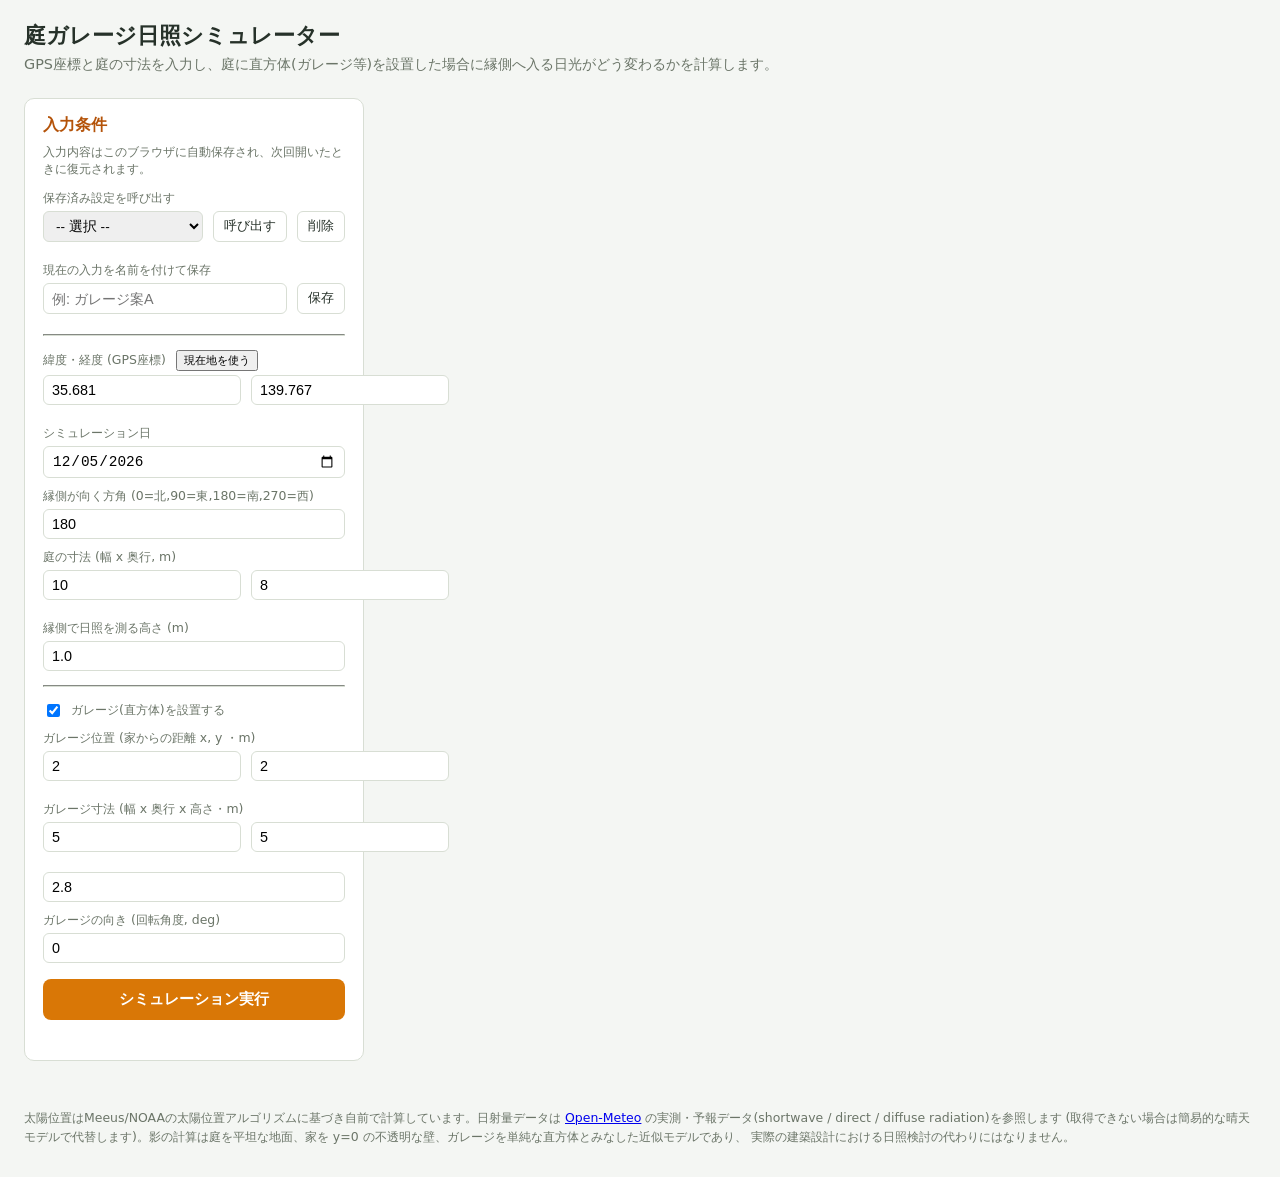
<file: frontend/index.html>
<!doctype html>
<html lang="ja">
<head>
<meta charset="utf-8" />
<meta name="viewport" content="width=device-width, initial-scale=1" />
<title>庭ガレージ日照シミュレーター</title>
<link rel="stylesheet" href="styles.css" />
</head>
<body>
<header>
  <h1>庭ガレージ日照シミュレーター</h1>
  <p>GPS座標と庭の寸法を入力し、庭に直方体(ガレージ等)を設置した場合に縁側へ入る日光がどう変わるかを計算します。</p>
</header>

<main>
  <section class="panel" id="form-panel">
    <h2>入力条件</h2>
    <p style="font-size:0.78rem;color:var(--muted);margin:-4px 0 12px;">
      入力内容はこのブラウザに自動保存され、次回開いたときに復元されます。
    </p>

    <div class="field">
      <label for="preset-select">保存済み設定を呼び出す</label>
      <div class="field-row" style="grid-template-columns: 1fr auto auto;">
        <select id="preset-select"><option value="">-- 選択 --</option></select>
        <button type="button" id="preset-load-btn" class="btn-sm">呼び出す</button>
        <button type="button" id="preset-delete-btn" class="btn-sm">削除</button>
      </div>
    </div>
    <div class="field">
      <label for="preset-name">現在の入力を名前を付けて保存</label>
      <div class="field-row" style="grid-template-columns: 1fr auto;">
        <input type="text" id="preset-name" placeholder="例: ガレージ案A" />
        <button type="button" id="preset-save-btn" class="btn-sm">保存</button>
      </div>
    </div>
    <hr style="border-color: var(--border); margin: 4px 0 14px;" />

    <form id="sim-form">
      <div class="field">
        <label>緯度・経度 (GPS座標)
          <button type="button" id="geo-btn" style="margin-left:6px;font-size:0.7rem;">現在地を使う</button>
        </label>
        <div class="field-row">
          <input type="number" step="0.0001" id="latitude" value="35.681" required />
          <input type="number" step="0.0001" id="longitude" value="139.767" required />
        </div>
      </div>

      <div class="field">
        <label for="date">シミュレーション日</label>
        <input type="date" id="date" required />
      </div>

      <div class="field">
        <label for="orientation">縁側が向く方角 (0=北,90=東,180=南,270=西)</label>
        <input type="number" id="orientation" min="0" max="360" step="1" value="180" />
      </div>

      <div class="field">
        <label>庭の寸法 (幅 x 奥行, m)</label>
        <div class="field-row">
          <input type="number" id="garden-width" min="1" step="0.5" value="10" required />
          <input type="number" id="garden-depth" min="1" step="0.5" value="8" required />
        </div>
      </div>

      <div class="field">
        <label for="veranda-height">縁側で日照を測る高さ (m)</label>
        <input type="number" id="veranda-height" min="0" step="0.1" value="1.0" />
      </div>

      <hr style="border-color: var(--border); margin: 14px 0;" />

      <div class="field" style="flex-direction: row; align-items: center; gap: 8px;">
        <input type="checkbox" id="garage-enabled" checked style="width:auto;" />
        <label for="garage-enabled" style="margin:0;">ガレージ(直方体)を設置する</label>
      </div>

      <div class="field">
        <label>ガレージ位置 (家からの距離 x, y ・m)</label>
        <div class="field-row">
          <input type="number" id="garage-x" step="0.1" value="2" />
          <input type="number" id="garage-y" step="0.1" value="2" />
        </div>
      </div>

      <div class="field">
        <label>ガレージ寸法 (幅 x 奥行 x 高さ・m)</label>
        <div class="field-row">
          <input type="number" id="garage-width" min="0.1" step="0.1" value="5" />
          <input type="number" id="garage-depth" min="0.1" step="0.1" value="5" />
        </div>
        <input type="number" id="garage-height" min="0.1" step="0.1" value="2.8" style="margin-top:6px;" />
      </div>

      <div class="field">
        <label for="garage-rotation">ガレージの向き (回転角度, deg)</label>
        <input type="number" id="garage-rotation" step="1" value="0" />
      </div>

      <button type="submit" id="run-btn">シミュレーション実行</button>
      <div id="status"></div>
    </form>
  </section>

  <section id="results" style="display:none;">
    <div class="viz-row">
      <div class="panel">
        <h2>庭の平面図と影の動き</h2>
        <canvas id="plan-canvas" width="600" height="480"></canvas>
        <div class="time-control">
          <input type="range" id="time-slider" min="0" max="95" value="48" />
          <span id="time-label">--:--</span>
        </div>
        <div class="legend">
          <span><span class="dot" style="background:var(--sun)"></span>日照あり</span>
          <span><span class="dot" style="background:#555"></span>日陰</span>
          <span><span class="dot" style="background:#8a6d3b"></span>ガレージ</span>
          <span>太陽高度: <b id="sun-alt">-</b>° / 方位: <b id="sun-az">-</b>°</span>
        </div>
      </div>

      <div class="panel">
        <h2>1日の日照(縁側)</h2>
        <canvas id="chart-canvas" width="600" height="480"></canvas>
        <div class="legend">
          <span><span class="dot" style="background:#d97706"></span>ガレージなし</span>
          <span><span class="dot" style="background:#2563eb"></span>ガレージあり</span>
        </div>
      </div>
    </div>

    <div class="panel">
      <h2>結果サマリー <span class="source-tag" id="source-tag"></span></h2>
      <div class="summary-grid">
        <div class="stat"><div class="label">日照時間 (ガレージなし)</div><div class="value" id="sum-hours-without">-</div></div>
        <div class="stat"><div class="label">日照時間 (ガレージあり)</div><div class="value" id="sum-hours-with">-</div></div>
        <div class="stat"><div class="label">減少した日照時間</div><div class="value bad" id="sum-hours-lost">-</div></div>
        <div class="stat"><div class="label">日射量の減少率</div><div class="value bad" id="sum-irr-lost">-</div></div>
        <div class="stat"><div class="label">積算日射量 (ガレージなし)</div><div class="value" id="sum-irr-without">-</div></div>
        <div class="stat"><div class="label">積算日射量 (ガレージあり)</div><div class="value" id="sum-irr-with">-</div></div>
      </div>
    </div>
  </section>
</main>

<footer>
  太陽位置はMeeus/NOAAの太陽位置アルゴリズムに基づき自前で計算しています。日射量データは
  <a href="https://open-meteo.com/" target="_blank" rel="noopener">Open-Meteo</a> の実測・予報データ(shortwave / direct / diffuse radiation)を参照します
  (取得できない場合は簡易的な晴天モデルで代替します)。影の計算は庭を平坦な地面、家を y=0 の不透明な壁、ガレージを単純な直方体とみなした近似モデルであり、
  実際の建築設計における日照検討の代わりにはなりません。
</footer>

<script src="app.js"></script>
</body>
</html>
</file>
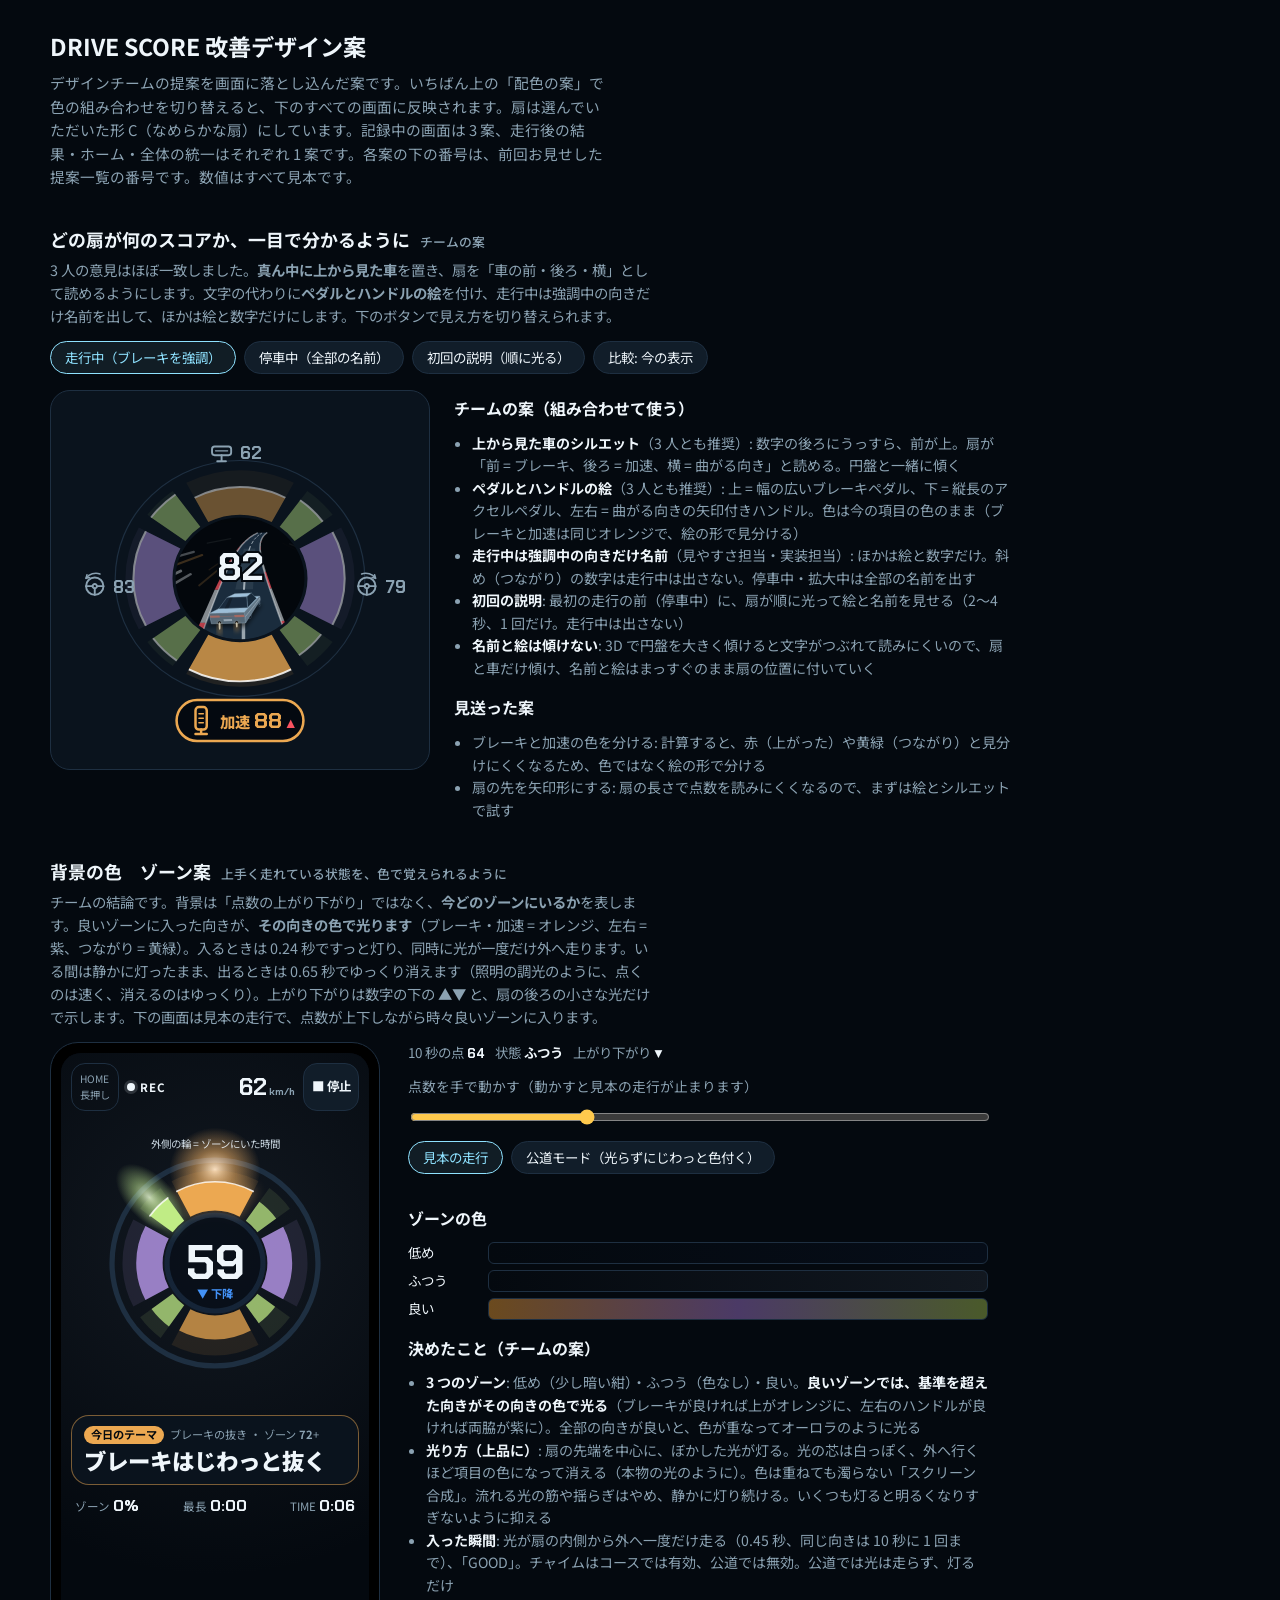
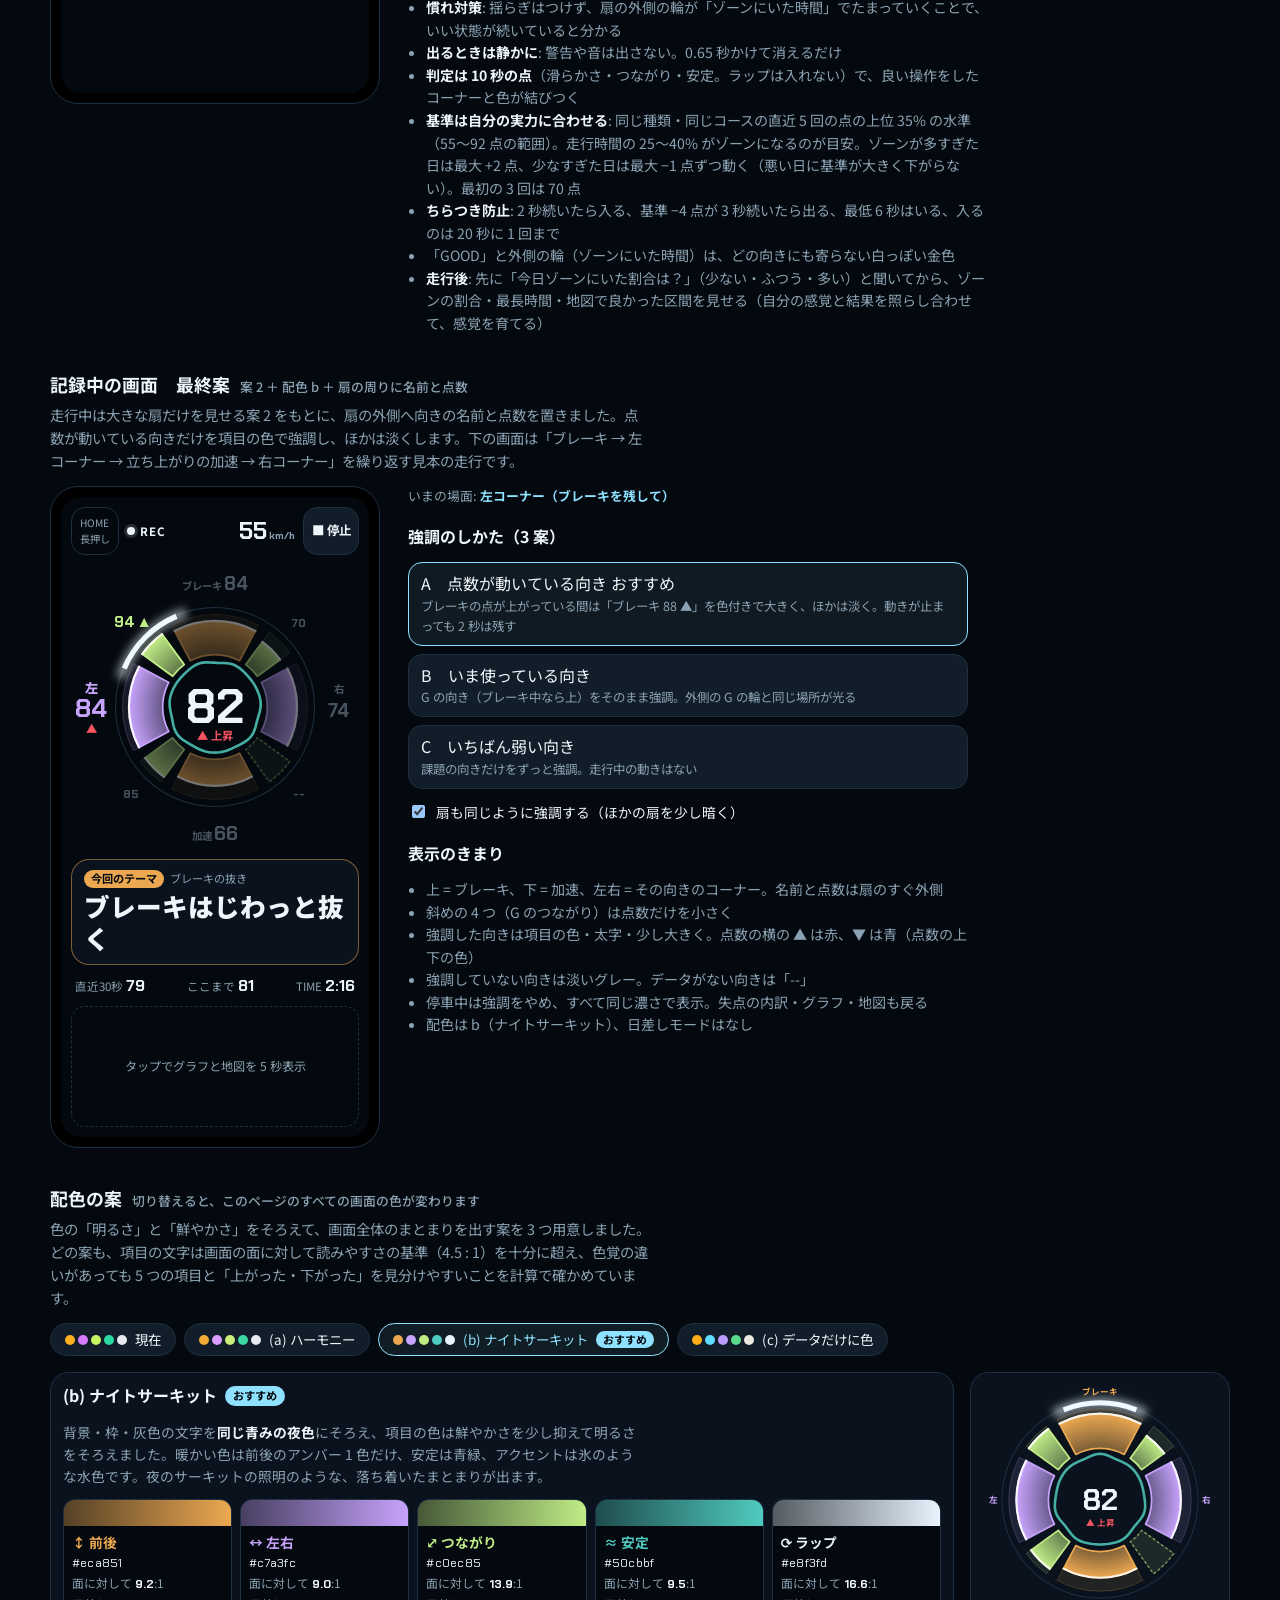
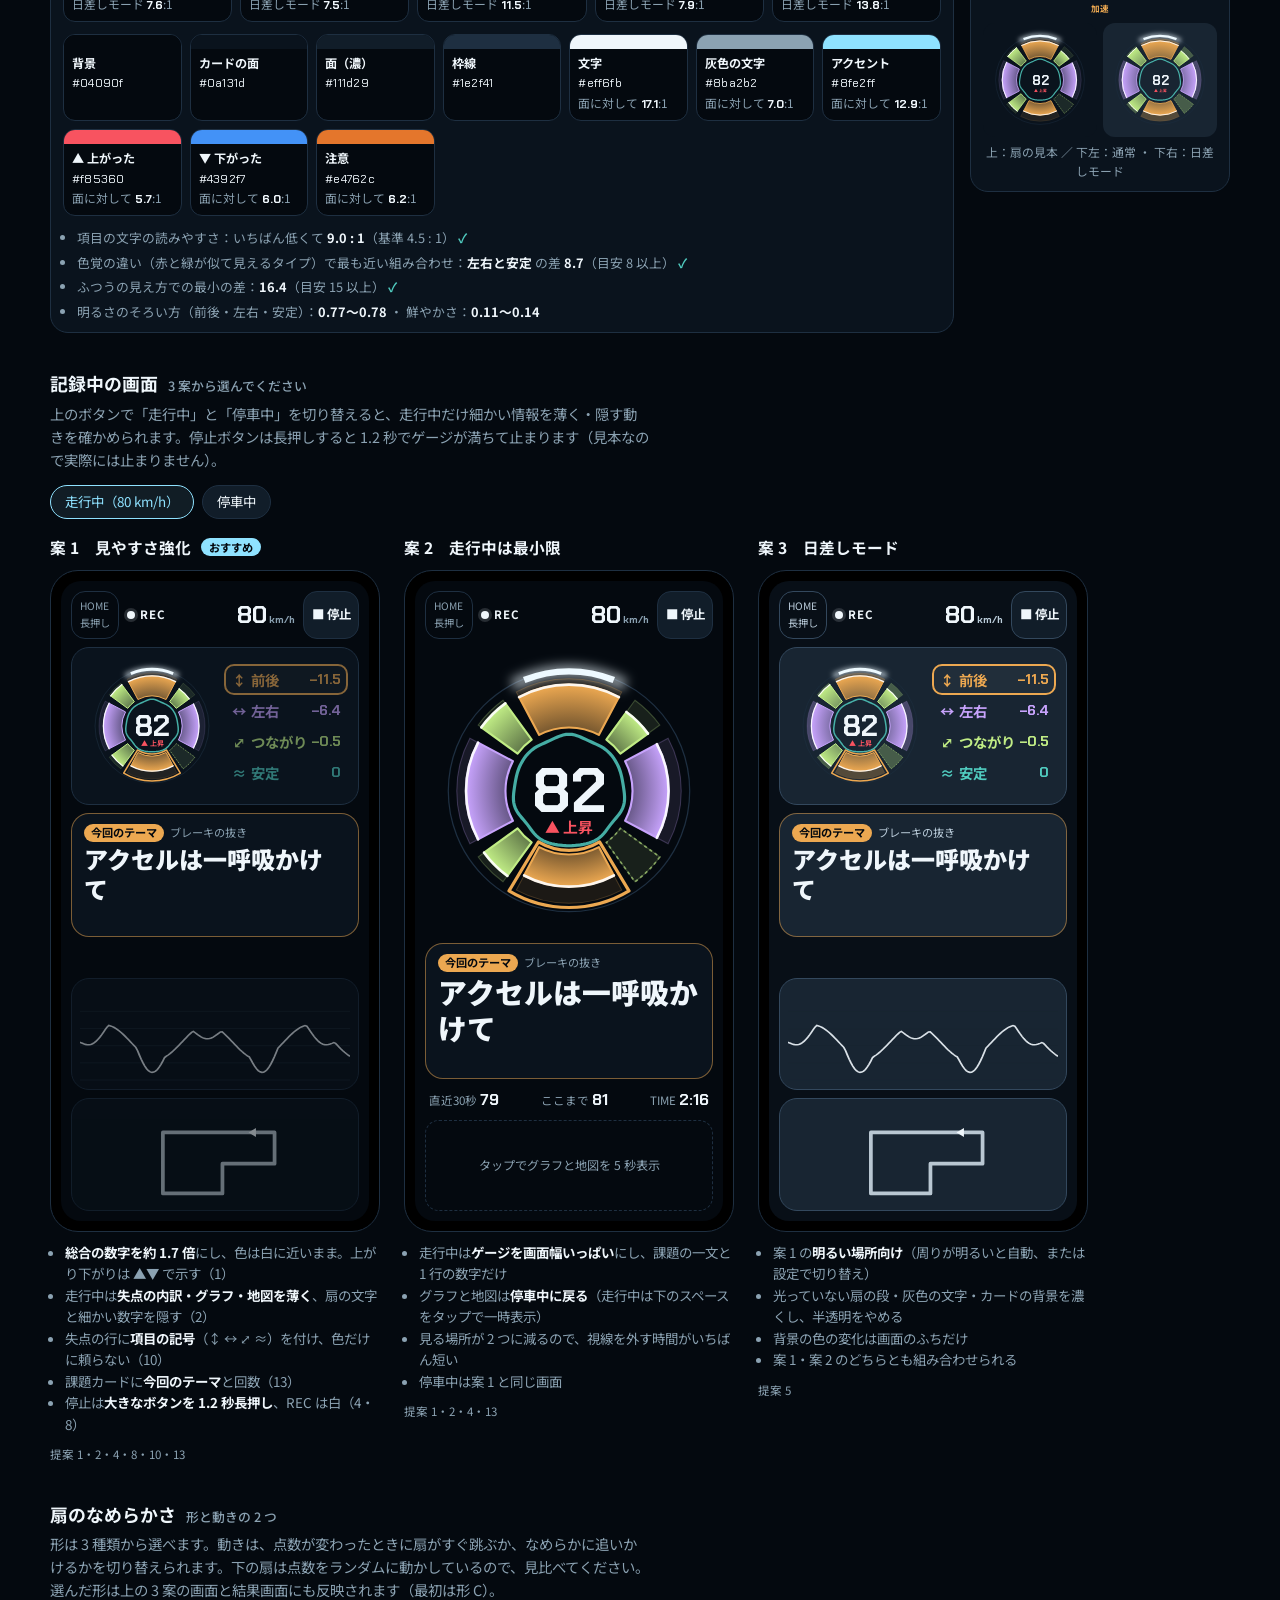
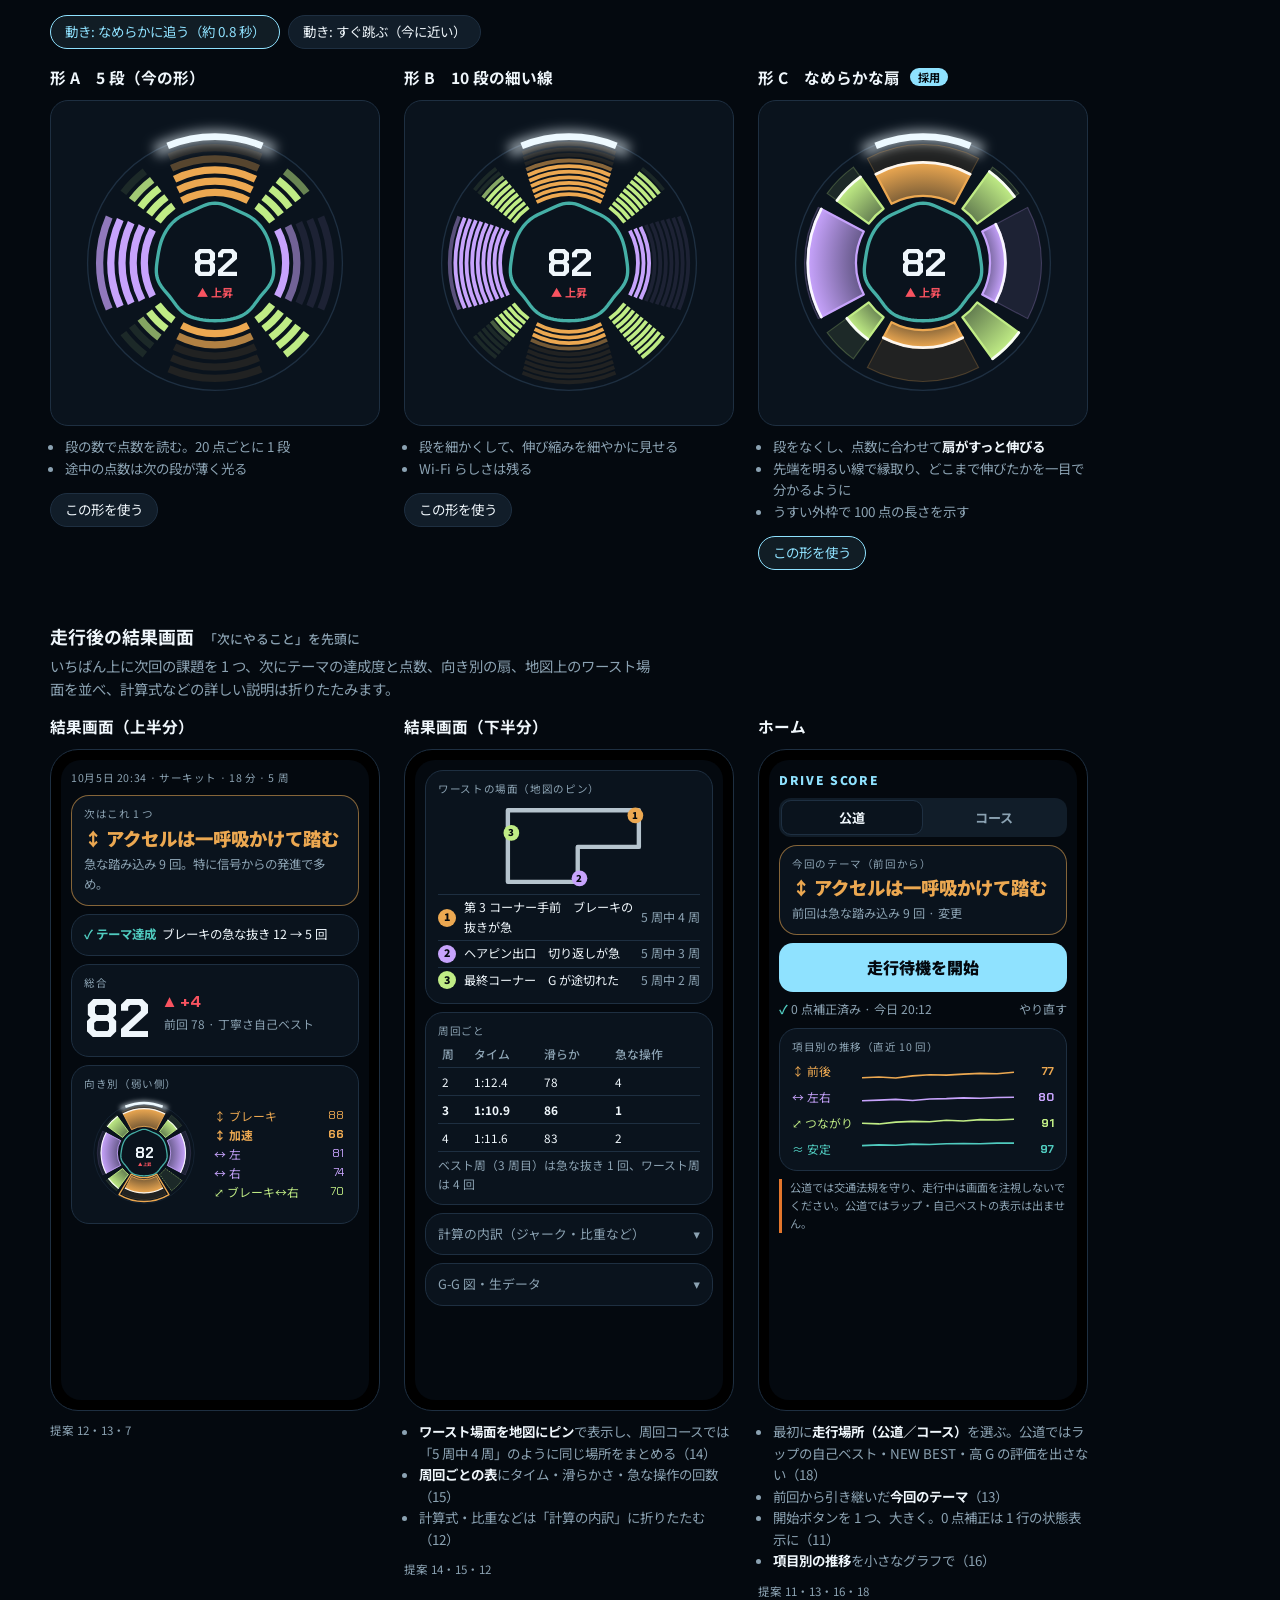
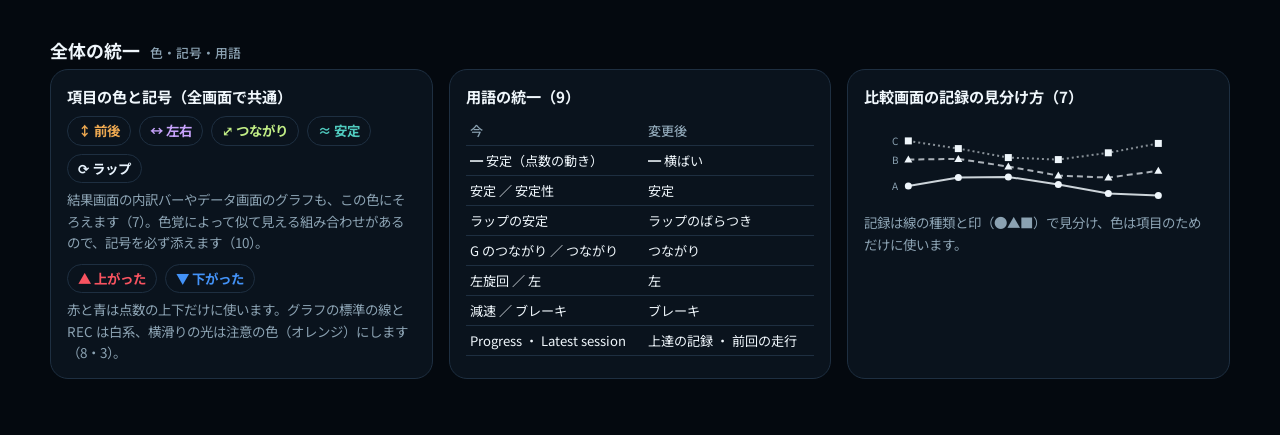
<file: design-final-mock.html>
<title>DRIVE SCORE 改善デザイン案</title>
<script>document.documentElement.setAttribute("data-pal", "b");</script>
<link rel="preconnect" href="https://fonts.googleapis.com">
<link rel="stylesheet" href="https://fonts.googleapis.com/css2?family=Chakra+Petch:wght@500;700&family=Noto+Sans+JP:wght@400;500;700;900&display=swap">
<style>
/* Layout: one section per screen; each section shows phone mockups side by side (wrapping on phones) with a short note per mockup. Single dark look, same tokens as the app. Colour tokens switch per palette option via data-pal on <html>. */
:root {
  color-scheme: dark;
  --font-body: "Noto Sans JP", "Hiragino Sans", "Yu Gothic", system-ui, sans-serif;
  --font-num: "Chakra Petch", "Noto Sans JP", ui-monospace, sans-serif;
}
/* 配色トークン。:root が「現在」、data-pal="a|b|c" が各案（値は scratchpad/pal/emit.py で計算） */
:root {
  --bg: #06080c;
  --surface: #0f131a;
  --surface2: #161c26;
  --outline: #232c3b;
  --grid: #1b2230;
  --text: #f3f6fb;
  --muted: #8b96a8;
  --accent: #00e1ff;
  --accent2: #7c5cff;
  --up: #ff2d4b;
  --down: #2f80ff;
  --long: #ffb020;
  --lat: #d77bff;
  --flow: #c7f464;
  --stab: #2bd9a0;
  --lap: #e6e9ef;
  --warn: #ff7a1a;
  --sun-surface: #1d2430;
  --sun-outline: #3a4659;
  --sun-muted: #c2cbd9;
  --sun-bg: #0b0f15;
  --ring: #e8fbff;
  --track: #e9f3e6;
}
:root[data-pal="a"] {
  --bg: #06080c;
  --surface: #0f131a;
  --surface2: #161c26;
  --outline: #232c3b;
  --grid: #1b2230;
  --text: #f3f6fb;
  --muted: #8b96a8;
  --accent: #32e2ff;
  --accent2: #8267e2;
  --up: #fc4e57;
  --down: #4490fe;
  --long: #f2ab35;
  --lat: #db9efc;
  --flow: #c9ef7a;
  --stab: #3cd8a2;
  --lap: #e6e9ef;
  --warn: #ed6e12;
  --sun-surface: #1d2430;
  --sun-outline: #3a4659;
  --sun-muted: #c2cbd9;
  --sun-bg: #0b0f15;
  --ring: #e8fbff;
  --track: #e9f3e6;
}
:root[data-pal="b"] {
  --bg: #04090f;
  --surface: #0a131d;
  --surface2: #111d29;
  --outline: #1e2f41;
  --grid: #192532;
  --text: #eff6fb;
  --muted: #8ba2b2;
  --accent: #8fe2ff;
  --accent2: #7f76dc;
  --up: #f85360;
  --down: #4392f7;
  --long: #eca851;
  --lat: #c7a3fc;
  --flow: #c0ec85;
  --stab: #50cbbf;
  --lap: #e8f3fd;
  --warn: #e4762c;
  --sun-surface: #182532;
  --sun-outline: #33485d;
  --sun-muted: #bbcddb;
  --sun-bg: #080f17;
  --ring: #edf9ff;
  --track: #e2f1fa;
}
:root[data-pal="c"] {
  --bg: #07080a;
  --surface: #111315;
  --surface2: #1a1c20;
  --outline: #2a2e34;
  --grid: #212429;
  --text: #f6f5f2;
  --muted: #9a9fa6;
  --accent: #f3f2ef;
  --accent2: #9b9fa5;
  --up: #fc4e51;
  --down: #4c89ff;
  --long: #fcab19;
  --lat: #5eddfe;
  --flow: #bc9cff;
  --stab: #5bdb87;
  --lap: #ebe8df;
  --warn: #ed6e12;
  --sun-surface: #222427;
  --sun-outline: #42464c;
  --sun-muted: #c7cbd0;
  --sun-bg: #0d0f11;
  --ring: #ffffff;
  --track: #f0eee9;
}
* { box-sizing: border-box; }
body { background: var(--bg); color: var(--text); font-family: var(--font-body); padding: 20px 16px 48px; line-height: 1.6; }
.page { max-width: 1180px; margin: 0 auto; }
header h1 { font-size: 1.45rem; margin: 0; text-wrap: balance; }
header p { color: var(--muted); margin: 6px 0 0; max-width: 70ch; font-size: .92rem; }
section { margin-top: 36px; }
section > h2 { font-size: 1.12rem; margin: 0 0 4px; display: flex; gap: 10px; align-items: baseline; flex-wrap: wrap; }
section > h2 small { font-weight: 500; color: var(--muted); font-size: .8rem; }
section > p.lead { color: var(--muted); font-size: .9rem; margin: 0 0 14px; max-width: 75ch; }
.row { display: flex; flex-wrap: wrap; gap: 24px; align-items: flex-start; }
.opt { flex: 0 1 330px; min-width: 0; display: grid; gap: 10px; }
.opt h3 { margin: 0; font-size: .98rem; }
.opt h3 .tag { font-size: .7rem; font-weight: 700; color: var(--bg); background: var(--accent); border-radius: 999px; padding: 1px 8px; margin-left: 6px; vertical-align: 2px; }
.opt ul { margin: 0; padding-left: 1.1em; color: var(--muted); font-size: .84rem; }
.opt li b { color: var(--text); font-weight: 700; }
.opt .refs { font-size: .72rem; color: var(--muted); }
.controls { display: flex; flex-wrap: wrap; gap: 8px; margin: 4px 0 16px; }
.controls button { font: inherit; font-size: .84rem; color: var(--text); background: var(--surface2); border: 1px solid var(--outline); border-radius: 999px; padding: 5px 14px; cursor: pointer; }
.controls button[aria-pressed="true"] { border-color: var(--accent); color: var(--accent); background: color-mix(in srgb, var(--accent) 9%, transparent); }
.controls button:focus-visible { outline: 2px solid var(--accent); outline-offset: 2px; }

/* palette section */
.palbtns button { display: inline-flex; align-items: center; gap: 8px; }
.palbtns .dots { display: inline-flex; gap: 3px; }
.palbtns .dots i { width: 10px; height: 10px; border-radius: 50%; display: block; }
.palbtns .tag { font-size: .68rem; font-weight: 700; color: var(--bg); background: var(--accent); border-radius: 999px; padding: 0 7px; }
.palpanel { display: grid; grid-template-columns: minmax(0, 1fr) 260px; gap: 16px; align-items: start; }
@media (max-width: 760px) { .palpanel { grid-template-columns: minmax(0, 1fr); } }
.paldetail { display: grid; gap: 12px; padding: 14px 16px; }
.paldetail h3 { margin: 0; font-size: 1rem; display: flex; gap: 8px; align-items: center; flex-wrap: wrap; }
.paldetail h3 .tag { font-size: .7rem; font-weight: 700; color: var(--bg); background: var(--accent); border-radius: 999px; padding: 1px 8px; }
.paldetail p { margin: 0; font-size: .86rem; color: var(--muted); max-width: 72ch; }
.paldetail p b { color: var(--text); }
.pstrip { display: grid; grid-template-columns: repeat(auto-fill, minmax(150px, 1fr)); gap: 8px; }
.pstrip.small { grid-template-columns: repeat(auto-fill, minmax(118px, 1fr)); }
.sw { border: 1px solid var(--outline); border-radius: 12px; overflow: hidden; background: var(--bg); min-width: 0; }
.sw .bar { height: 26px; }
.pstrip.small .sw .bar { height: 14px; }
.sw .tx { padding: 5px 8px 6px; display: grid; gap: 1px; font-size: .74rem; color: var(--muted); }
.sw .nm { font-weight: 700; font-size: .86rem; }
.pstrip.small .sw .nm { font-size: .76rem; color: var(--text); }
.sw .hx { font-family: var(--font-num); color: var(--text); letter-spacing: .02em; }
.sw .cr { white-space: nowrap; }
.sw .cr b { color: var(--text); font-family: var(--font-num); font-weight: 700; }
.checks { display: grid; gap: 4px; font-size: .8rem; color: var(--muted); margin: 0; padding-left: 1.1em; }
.checks b { color: var(--text); }
.checks .ok { color: var(--stab); font-weight: 700; }
.checks .ng { color: var(--warn); font-weight: 700; }
.palprev { display: grid; gap: 6px; justify-items: center; padding: 12px; }
.palprev svg { width: 100%; max-width: 236px; height: auto; display: block; }
.palprev .cap { font-size: .74rem; color: var(--muted); text-align: center; }
.palprev .row2 { display: grid; grid-template-columns: 1fr 1fr; gap: 6px; width: 100%; }
.palprev .row2 > div { border-radius: 12px; padding: 4px; }

/* phone */
.phone { width: 330px; max-width: 100%; border: 1px solid var(--outline); border-radius: 28px; padding: 10px; background: #000; }
.screen { position: relative; border-radius: 20px; overflow: hidden; height: 640px; padding: 10px; display: flex; flex-direction: column; gap: 8px; background: var(--bg); font-size: 12px; }
.sun .screen { --surface: var(--sun-surface); --outline: var(--sun-outline); --muted: var(--sun-muted); background: var(--sun-bg); }
.card { background: var(--surface); border: 1px solid var(--outline); border-radius: 18px; padding: 10px 12px; }
.sun .card { background: var(--sun-surface); }
.top { display: flex; align-items: center; gap: 8px; }
.top .rec { display: flex; align-items: center; gap: 5px; font-weight: 700; letter-spacing: .1em; font-size: .72rem; }
.top .rec i { width: 8px; height: 8px; border-radius: 50%; background: var(--text); box-shadow: 0 0 0 3px color-mix(in srgb, var(--text) 15%, transparent); }
.top .spd { margin-left: auto; font-family: var(--font-num); font-weight: 700; font-size: 1.5rem; line-height: 1; }
.top .spd small { font-size: .62rem; color: var(--muted); margin-left: 2px; }
.stop { position: relative; width: 56px; height: 48px; border-radius: 14px; border: 1.5px solid var(--outline); background: var(--surface2); color: var(--text); font: inherit; font-weight: 700; font-size: .78rem; cursor: pointer; overflow: hidden; }
.stop .fill { position: absolute; inset: 0; background: color-mix(in srgb, var(--warn) 35%, transparent); transform-origin: left; transform: scaleX(0); }
.stop span { position: relative; }
.stop:focus-visible { outline: 2px solid var(--accent); outline-offset: 2px; }
.home-btn { width: 48px; height: 48px; border-radius: 14px; border: 1px solid var(--outline); display: grid; place-items: center; color: var(--muted); font-size: .64rem; }
.gaugecard { display: grid; grid-template-columns: 1.25fr 1fr; gap: 6px; align-items: center; transition: opacity .6s; }
.gaugecard svg { width: 100%; height: auto; display: block; }
.losses { display: grid; gap: 4px; transition: opacity .6s; }
.loss { display: grid; grid-template-columns: 16px 1fr auto; align-items: center; gap: 4px; border-radius: 8px; padding: 2px 5px; font-size: .9rem; font-weight: 700; white-space: nowrap; }
.loss .g { font-size: .9rem; text-align: center; }
.loss .v { font-family: var(--font-num); font-variant-numeric: tabular-nums; }
.loss .sub { grid-column: 2 / -1; font-size: .66rem; font-weight: 500; opacity: .85; margin-top: -3px; }
.loss.focus { outline: 2px solid currentColor; background: rgba(255,255,255,.04); }
.coach { display: grid; gap: 2px; border-color: color-mix(in srgb, var(--long) 50%, transparent); }
.coach .k { font-size: .7rem; color: var(--muted); display: flex; gap: 6px; flex-wrap: wrap; align-items: center; }
.coach .theme { color: var(--bg); background: var(--long); border-radius: 999px; padding: 0 7px; font-weight: 700; }
.coach .msg { font-weight: 900; font-size: 1.5rem; line-height: 1.25; }
.coach .cnt { font-size: .74rem; color: var(--muted); }
.coach .cnt b { color: var(--text); font-family: var(--font-num); }
.strip { display: flex; justify-content: space-between; color: var(--muted); font-size: .72rem; padding: 0 4px; }
.strip b { color: var(--text); font-family: var(--font-num); font-size: 1rem; margin-left: 3px; }
.lowergrid { flex: 1; display: grid; grid-template-rows: 1fr 1fr; gap: 8px; min-height: 0; transition: opacity .6s; }
.lowergrid .card { padding: 6px 8px; display: flex; flex-direction: column; min-height: 0; }
.lowergrid .cap { font-size: .64rem; color: var(--muted); }
.lowergrid svg { flex: 1; width: 100%; min-height: 0; }
.dim { opacity: .55; }
.hidden-moving { transition: opacity .6s; }
.moving .hidden-moving { opacity: 0; }
.peek { flex: 1; display: grid; place-items: center; color: var(--muted); font-size: .76rem; border: 1px dashed var(--outline); border-radius: 14px; }

/* result / home */
.scroll { overflow: hidden; }
.eyebrow { font-size: .66rem; color: var(--muted); letter-spacing: .06em; }
.next { border-color: color-mix(in srgb, var(--long) 55%, transparent); display: grid; gap: 4px; }
.next .ttl { font-weight: 900; font-size: 1.15rem; line-height: 1.3; }
.badge { display: inline-flex; gap: 6px; align-items: center; font-size: .78rem; }
.theme-ok { color: var(--stab); font-weight: 700; }
.hero { display: flex; align-items: center; gap: 14px; }
.hero .num { font-family: var(--font-num); font-weight: 700; font-size: 3.4rem; line-height: 1; }
.hero .delta { font-family: var(--font-num); font-weight: 700; color: var(--up); font-size: 1.05rem; }
.dir { display: grid; grid-template-columns: 120px 1fr; gap: 8px; align-items: center; }
.dir table { font-size: .74rem; border-collapse: collapse; width: 100%; }
.dir td { padding: 1px 2px; }
.dir td:last-child { text-align: right; font-family: var(--font-num); }
.scene { display: grid; grid-template-columns: 20px 1fr auto; gap: 6px; align-items: center; font-size: .76rem; padding: 3px 0; border-top: 1px solid var(--outline); }
.scene:first-of-type { border-top: 0; }
.pin { width: 18px; height: 18px; border-radius: 50%; display: grid; place-items: center; font-weight: 900; font-size: .66rem; color: var(--bg); }
.fold { display: flex; justify-content: space-between; color: var(--muted); font-size: .8rem; }
.cta { background: var(--accent); color: var(--bg); font-weight: 900; text-align: center; border-radius: 14px; padding: 12px; font-size: 1rem; }
.seg { display: grid; grid-template-columns: 1fr 1fr; background: var(--surface2); border-radius: 12px; padding: 3px; gap: 3px; }
.seg span { text-align: center; padding: 6px; border-radius: 9px; font-weight: 700; font-size: .82rem; color: var(--muted); }
.seg span.on { background: var(--surface); color: var(--text); outline: 1px solid var(--outline); }
.status { display: flex; justify-content: space-between; font-size: .76rem; color: var(--muted); }
.status b { color: var(--stab); }
.spark { display: grid; grid-template-columns: 64px 1fr 34px; gap: 6px; align-items: center; font-size: .74rem; }
.spark svg { width: 100%; height: 20px; }
.spark b { font-family: var(--font-num); text-align: right; }

/* system section */
.sys { display: grid; grid-template-columns: repeat(auto-fit, minmax(260px, 1fr)); gap: 16px; }
.sys .card { padding: 14px 16px; }
.sys h3 { margin: 0 0 8px; font-size: .95rem; }
.chips { display: flex; flex-wrap: wrap; gap: 8px; }
.chip { display: inline-flex; align-items: center; gap: 6px; border: 1px solid var(--outline); border-radius: 999px; padding: 3px 10px; font-weight: 700; font-size: .84rem; }
table.terms { width: 100%; border-collapse: collapse; font-size: .82rem; }
table.terms th, table.terms td { text-align: left; padding: 5px 4px; border-bottom: 1px solid var(--outline); vertical-align: top; }
table.terms th { color: var(--muted); font-weight: 500; }
.sys p { color: var(--muted); font-size: .84rem; margin: 6px 0 0; }
.legend-lines svg { width: 100%; height: 90px; }

/* 最終案（案 2 ＋配色 b）: 扇の周りに向きの名前と点数 */
#final .finalrow { display: flex; flex-wrap: wrap; gap: 28px; align-items: flex-start; }
#final .side { flex: 1 1 320px; min-width: 0; max-width: 560px; display: grid; gap: 12px; }
#final .side h3 { margin: 6px 0 0; font-size: 1rem; }
#final .side p, #final .side li { color: var(--muted); font-size: .88rem; }
#final .side ul { margin: 0; padding-left: 1.1em; }
#final .side b { color: var(--text); }
#final .modes { display: grid; gap: 8px; }
#final .modes button { text-align: left; font: inherit; color: var(--text); background: var(--surface2); border: 1px solid var(--outline); border-radius: 14px; padding: 8px 12px; cursor: pointer; }
#final .modes button[aria-pressed="true"] { border-color: var(--accent); background: rgba(143,226,255,.08); }
#final .modes button small { display: block; color: var(--muted); font-size: .78rem; }
#final .modes button:focus-visible { outline: 2px solid var(--accent); outline-offset: 2px; }
#final .phase { font-size: .8rem; color: var(--muted); }
#final .phase b { color: var(--accent); }
#fphone .screen { gap: 8px; }
#fphone svg.fg { width: 100%; height: auto; display: block; }

/* ゾーンの背景（デモ） */
#zone .zrow { display: flex; flex-wrap: wrap; gap: 28px; align-items: flex-start; }
#zone .side { flex: 1 1 320px; min-width: 0; max-width: 580px; display: grid; gap: 10px; }
#zone .side h3 { margin: 6px 0 0; font-size: 1rem; }
#zone .side p, #zone .side li { color: var(--muted); font-size: .88rem; }
#zone .side ul { margin: 0; padding-left: 1.1em; }
#zone .side b { color: var(--text); }
.zphone .screen { position: relative; isolation: isolate; }
.zbg { position: absolute; inset: 0; z-index: -1; pointer-events: none; transition: background 1s linear; }
.zedge { position: absolute; inset: 0; z-index: -1; pointer-events: none; }
.zgauge { width: 100%; height: auto; display: block; }
.zbadge { position: absolute; top: 62px; right: 18px; font-weight: 900; letter-spacing: .12em; font-size: .8rem; color: #2a1a08; background: #ffe08a; box-shadow: 0 0 14px rgba(255,224,138,.8); border-radius: 999px; padding: 2px 10px; opacity: 0; transition: opacity .4s; }
.zbadge.on { opacity: 1; }
.zstate { display: flex; gap: 10px; flex-wrap: wrap; font-size: .84rem; color: var(--muted); }
.zstate b { font-family: var(--font-num); color: var(--text); }
.zband { display: grid; grid-template-columns: 70px 1fr; gap: 6px 10px; font-size: .84rem; align-items: center; }
.zband i { display: block; height: 22px; border-radius: 6px; border: 1px solid var(--outline); }
#zone input[type=range] { width: 100%; accent-color: #ffc94d; }

/* 扇の意味が一目で分かる案（デモ） */
#legend2 .lrow { display: flex; flex-wrap: wrap; gap: 24px; align-items: flex-start; }
#legend2 .gcard { flex: 0 1 380px; min-width: 0; background: var(--surface); border: 1px solid var(--outline); border-radius: 20px; padding: 10px; position: relative; }
#legend2 .gcard svg { width: 100%; height: auto; display: block; }
#legend2 .side { flex: 1 1 320px; min-width: 0; max-width: 560px; display: grid; gap: 10px; }
#legend2 .side h3 { margin: 6px 0 0; font-size: 1rem; }
#legend2 .side li, #legend2 .side p { color: var(--muted); font-size: .88rem; }
#legend2 .side b { color: var(--text); }
#legend2 .side ul { margin: 0; padding-left: 1.1em; }
@media (prefers-reduced-motion: reduce) { .gaugecard, .losses, .lowergrid, .hidden-moving { transition: none; } }
</style>

<div class="page">
  <header>
    <h1>DRIVE SCORE 改善デザイン案</h1>
    <p>デザインチームの提案を画面に落とし込んだ案です。いちばん上の「配色の案」で色の組み合わせを切り替えると、下のすべての画面に反映されます。扇は選んでいただいた形 C（なめらかな扇）にしています。記録中の画面は 3 案、走行後の結果・ホーム・全体の統一はそれぞれ 1 案です。各案の下の番号は、前回お見せした提案一覧の番号です。数値はすべて見本です。</p>
  </header>




  <section id="legend2">
    <h2>どの扇が何のスコアか、一目で分かるように <small>チームの案</small></h2>
    <p class="lead">3 人の意見はほぼ一致しました。<b>真ん中に上から見た車</b>を置き、扇を「車の前・後ろ・横」として読めるようにします。文字の代わりに<b>ペダルとハンドルの絵</b>を付け、走行中は強調中の向きだけ名前を出して、ほかは絵と数字だけにします。下のボタンで見え方を切り替えられます。</p>
    <div class="controls" role="group" aria-label="表示">
      <button type="button" data-lg="moving" aria-pressed="true">走行中（ブレーキを強調）</button>
      <button type="button" data-lg="stopped" aria-pressed="false">停車中（全部の名前）</button>
      <button type="button" data-lg="intro" aria-pressed="false">初回の説明（順に光る）</button>
      <button type="button" data-lg="now" aria-pressed="false">比較: 今の表示</button>
    </div>
    <div class="lrow">
      <div class="gcard"><svg id="lg" viewBox="-175 -175 350 350" role="img" aria-label="車のシルエットと絵の付いた扇"></svg></div>
      <div class="side">
        <h3>チームの案（組み合わせて使う）</h3>
        <ul>
          <li><b>上から見た車のシルエット</b>（3 人とも推奨）: 数字の後ろにうっすら、前が上。扇が「前 = ブレーキ、後ろ = 加速、横 = 曲がる向き」と読める。円盤と一緒に傾く</li>
          <li><b>ペダルとハンドルの絵</b>（3 人とも推奨）: 上 = 幅の広いブレーキペダル、下 = 縦長のアクセルペダル、左右 = 曲がる向きの矢印付きハンドル。色は今の項目の色のまま（ブレーキと加速は同じオレンジで、絵の形で見分ける）</li>
          <li><b>走行中は強調中の向きだけ名前</b>（見やすさ担当・実装担当）: ほかは絵と数字だけ。斜め（つながり）の数字は走行中は出さない。停車中・拡大中は全部の名前を出す</li>
          <li><b>初回の説明</b>: 最初の走行の前（停車中）に、扇が順に光って絵と名前を見せる（2〜4 秒、1 回だけ。走行中は出さない）</li>
          <li><b>名前と絵は傾けない</b>: 3D で円盤を大きく傾けると文字がつぶれて読みにくいので、扇と車だけ傾け、名前と絵はまっすぐのまま扇の位置に付いていく</li>
        </ul>
        <h3>見送った案</h3>
        <ul>
          <li>ブレーキと加速の色を分ける: 計算すると、赤（上がった）や黄緑（つながり）と見分けにくくなるため、色ではなく絵の形で分ける</li>
          <li>扇の先を矢印形にする: 扇の長さで点数を読みにくくなるので、まずは絵とシルエットで試す</li>
        </ul>
      </div>
    </div>
  </section>
  <section id="zone">
    <h2>背景の色　ゾーン案 <small>上手く走れている状態を、色で覚えられるように</small></h2>
    <p class="lead">チームの結論です。背景は「点数の上がり下がり」ではなく、<b>今どのゾーンにいるか</b>を表します。良いゾーンに入った向きが、<b>その向きの色で光ります</b>（ブレーキ・加速 = オレンジ、左右 = 紫、つながり = 黄緑）。入るときは 0.24 秒ですっと灯り、同時に光が一度だけ外へ走ります。いる間は静かに灯ったまま、出るときは 0.65 秒でゆっくり消えます（照明の調光のように、点くのは速く、消えるのはゆっくり）。上がり下がりは数字の下の ▲▼ と、扇の後ろの小さな光だけで示します。下の画面は見本の走行で、点数が上下しながら時々良いゾーンに入ります。</p>
    <div class="zrow">
      <div class="phone zphone"><div class="screen" id="zscreen">
        <div class="zbg" id="zbg"></div><div class="zedge" id="zedge"></div>
        <div class="top"><div class="home-btn" aria-hidden="true">HOME<br>長押し</div><span class="rec"><i></i>REC</span><span class="spd">62<small>km/h</small></span><button class="stop" type="button" aria-label="長押しで停止"><span class="fill"></span><span>■ 停止</span></button></div>
        <span class="zbadge" id="zbadge">GOOD</span>
        <svg class="zgauge" id="zgauge" viewBox="-165 -165 330 330" role="img" aria-label="総合点とゾーンにいた時間の輪"></svg>
        <div class="card coach"><div class="k"><span class="theme">今日のテーマ</span><span>ブレーキの抜き ・ ゾーン <b id="zthr">72</b>+</span></div><div class="msg" style="font-size:1.4rem">ブレーキはじわっと抜く</div></div>
        <div class="strip"><span>ゾーン<b id="zpct">0%</b></span><span>最長<b id="zlong">0:00</b></span><span>TIME<b id="ztime">0:00</b></span></div>
      </div></div>
      <div class="side">
        <div class="zstate" aria-live="off"><span>10 秒の点 <b id="zs">--</b></span><span>状態 <b id="zz">--</b></span><span>上がり下がり <b id="ztr">--</b></span></div>
        <label for="zman" style="font-size:.86rem;color:var(--muted)">点数を手で動かす（動かすと見本の走行が止まります）</label>
        <input type="range" id="zman" min="40" max="100" value="70">
        <div class="controls" role="group" aria-label="デモ"><button type="button" id="zauto" aria-pressed="true">見本の走行</button><button type="button" id="zroad" aria-pressed="false">公道モード（光らずにじわっと色付く）</button></div>
        <h3>ゾーンの色</h3>
        <div class="zband">
          <span>低め</span><i style="background:linear-gradient(90deg,#04090f,#060d18)"></i>
          <span>ふつう</span><i style="background:linear-gradient(90deg,#04090f,#121820)"></i>
          <span>良い</span><i style="background:linear-gradient(90deg,#6b4a1e,#4b3a66,#4a5a2a)"></i>
        </div>
        <h3>決めたこと（チームの案）</h3>
        <ul>
          <li><b>3 つのゾーン</b>: 低め（少し暗い紺）・ふつう（色なし）・良い。<b>良いゾーンでは、基準を超えた向きがその向きの色で光る</b>（ブレーキが良ければ上がオレンジに、左右のハンドルが良ければ両脇が紫に）。全部の向きが良いと、色が重なってオーロラのように光る</li>
          <li><b>光り方（上品に）</b>: 扇の先端を中心に、ぼかした光が灯る。光の芯は白っぽく、外へ行くほど項目の色になって消える（本物の光のように）。色は重ねても濁らない「スクリーン合成」。流れる光の筋や揺らぎはやめ、静かに灯り続ける。いくつも灯ると明るくなりすぎないように抑える</li>
          <li><b>入った瞬間</b>: 光が扇の内側から外へ一度だけ走る（0.45 秒、同じ向きは 10 秒に 1 回まで）、「GOOD」。チャイムはコースでは有効、公道では無効。公道では光は走らず、灯るだけ</li>
          <li><b>慣れ対策</b>: 揺らぎはつけず、扇の外側の輪が「ゾーンにいた時間」でたまっていくことで、いい状態が続いていると分かる</li>
          <li><b>出るときは静かに</b>: 警告や音は出さない。0.65 秒かけて消えるだけ</li>
          <li><b>判定は 10 秒の点</b>（滑らかさ・つながり・安定。ラップは入れない）で、良い操作をしたコーナーと色が結びつく</li>
          <li><b>基準は自分の実力に合わせる</b>: 同じ種類・同じコースの直近 5 回の点の上位 35% の水準（55〜92 点の範囲）。走行時間の 25〜40% がゾーンになるのが目安。ゾーンが多すぎた日は最大 +2 点、少なすぎた日は最大 −1 点ずつ動く（悪い日に基準が大きく下がらない）。最初の 3 回は 70 点</li>
          <li><b>ちらつき防止</b>: 2 秒続いたら入る、基準 −4 点が 3 秒続いたら出る、最低 6 秒はいる、入るのは 20 秒に 1 回まで</li>
          <li>「GOOD」と外側の輪（ゾーンにいた時間）は、どの向きにも寄らない白っぽい金色</li>
          <li><b>走行後</b>: 先に「今日ゾーンにいた割合は？」（少ない・ふつう・多い）と聞いてから、ゾーンの割合・最長時間・地図で良かった区間を見せる（自分の感覚と結果を照らし合わせて、感覚を育てる）</li>
        </ul>
      </div>
    </div>
  </section>
  <section id="final">
    <h2>記録中の画面　最終案 <small>案 2 ＋ 配色 b ＋ 扇の周りに名前と点数</small></h2>
    <p class="lead">走行中は大きな扇だけを見せる案 2 をもとに、扇の外側へ向きの名前と点数を置きました。点数が動いている向きだけを項目の色で強調し、ほかは淡くします。下の画面は「ブレーキ → 左コーナー → 立ち上がりの加速 → 右コーナー」を繰り返す見本の走行です。</p>
    <div class="finalrow">
      <div class="phone" id="fphone">
        <div class="screen">
          <div class="top"><div class="home-btn" aria-hidden="true">HOME<br>長押し</div><span class="rec"><i></i>REC</span><span class="spd" id="fspd">80<small>km/h</small></span><button class="stop" type="button" aria-label="長押しで停止"><span class="fill"></span><span>■ 停止</span></button></div>
          <svg class="fg" id="fgauge" viewBox="-165 -165 330 330" role="img" aria-label="総合と 8 方向の扇、名前と点数"></svg>
          <div class="card coach"><div class="k"><span class="theme">今回のテーマ</span><span>ブレーキの抜き</span></div><div class="msg" style="font-size:1.6rem">ブレーキはじわっと抜く</div></div>
          <div class="strip"><span>直近30秒<b>79</b></span><span>ここまで<b>81</b></span><span>TIME<b>2:16</b></span></div>
          <div class="peek">タップでグラフと地図を 5 秒表示</div>
        </div>
      </div>
      <div class="side">
        <div class="phase" id="fphase" aria-live="off">いまの場面: <b>ブレーキ</b></div>
        <h3>強調のしかた（3 案）</h3>
        <div class="modes" role="group" aria-label="強調のしかた">
          <button type="button" data-fmode="change" aria-pressed="true">A　点数が動いている向き <span class="tag">おすすめ</span><small>ブレーキの点が上がっている間は「ブレーキ 88 ▲」を色付きで大きく、ほかは淡く。動きが止まっても 2 秒は残す</small></button>
          <button type="button" data-fmode="use" aria-pressed="false">B　いま使っている向き<small>G の向き（ブレーキ中なら上）をそのまま強調。外側の G の輪と同じ場所が光る</small></button>
          <button type="button" data-fmode="weak" aria-pressed="false">C　いちばん弱い向き<small>課題の向きだけをずっと強調。走行中の動きはない</small></button>
        </div>
        <label style="display:flex;gap:8px;align-items:center;font-size:.86rem"><input type="checkbox" id="ffan" checked> 扇も同じように強調する（ほかの扇を少し暗く）</label>
        <h3>表示のきまり</h3>
        <ul>
          <li>上 = ブレーキ、下 = 加速、左右 = その向きのコーナー。名前と点数は扇のすぐ外側</li>
          <li>斜めの 4 つ（G のつながり）は点数だけを小さく</li>
          <li>強調した向きは項目の色・太字・少し大きく。点数の横の ▲ は赤、▼ は青（点数の上下の色）</li>
          <li>強調していない向きは淡いグレー。データがない向きは「--」</li>
          <li>停車中は強調をやめ、すべて同じ濃さで表示。失点の内訳・グラフ・地図も戻る</li>
          <li>配色は b（ナイトサーキット）、日差しモードはなし</li>
        </ul>
      </div>
    </div>
  </section>
  <section id="palette">
    <h2>配色の案 <small>切り替えると、このページのすべての画面の色が変わります</small></h2>
    <p class="lead">色の「明るさ」と「鮮やかさ」をそろえて、画面全体のまとまりを出す案を 3 つ用意しました。どの案も、項目の文字は画面の面に対して読みやすさの基準（4.5 : 1）を十分に超え、色覚の違いがあっても 5 つの項目と「上がった・下がった」を見分けやすいことを計算で確かめています。</p>
    <div class="controls palbtns" role="group" aria-label="配色" id="palbtns"></div>
    <div class="palpanel">
      <div class="card paldetail" id="paldetail" aria-live="polite"></div>
      <div class="card palprev">
        <svg id="pg" viewBox="-136 -136 272 272" role="img" aria-label="この配色の扇の見本"></svg>
        <div class="row2"><div style="background:var(--surface)"><svg id="pgs1" viewBox="-136 -136 272 272" role="img" aria-label="通常の面"></svg></div><div class="sun" style="background:var(--sun-surface)"><svg id="pgs2" viewBox="-136 -136 272 272" role="img" aria-label="日差しモードの面"></svg></div></div>
        <div class="cap">上：扇の見本 ／ 下左：通常 ・ 下右：日差しモード</div>
      </div>
    </div>
  </section>

  <section id="drive">
    <h2>記録中の画面 <small>3 案から選んでください</small></h2>
    <p class="lead">上のボタンで「走行中」と「停車中」を切り替えると、走行中だけ細かい情報を薄く・隠す動きを確かめられます。停止ボタンは長押しすると 1.2 秒でゲージが満ちて止まります（見本なので実際には止まりません）。</p>
    <div class="controls" role="group" aria-label="走行状態">
      <button type="button" data-state="moving" aria-pressed="true">走行中（80 km/h）</button>
      <button type="button" data-state="stopped" aria-pressed="false">停車中</button>
    </div>
    <div class="row">
      <div class="opt">
        <h3>案 1　見やすさ強化 <span class="tag">おすすめ</span></h3>
        <div class="phone" id="p1"></div>
        <ul>
          <li><b>総合の数字を約 1.7 倍</b>にし、色は白に近いまま。上がり下がりは ▲▼ で示す（1）</li>
          <li>走行中は<b>失点の内訳・グラフ・地図を薄く</b>、扇の文字と細かい数字を隠す（2）</li>
          <li>失点の行に<b>項目の記号</b>（↕ ↔ ⤢ ≈）を付け、色だけに頼らない（10）</li>
          <li>課題カードに<b>今回のテーマ</b>と回数（13）</li>
          <li>停止は<b>大きなボタンを 1.2 秒長押し</b>、REC は白（4・8）</li>
        </ul>
        <div class="refs">提案 1・2・4・8・10・13</div>
      </div>
      <div class="opt">
        <h3>案 2　走行中は最小限</h3>
        <div class="phone" id="p2"></div>
        <ul>
          <li>走行中は<b>ゲージを画面幅いっぱい</b>にし、課題の一文と 1 行の数字だけ</li>
          <li>グラフと地図は<b>停車中に戻る</b>（走行中は下のスペースをタップで一時表示）</li>
          <li>見る場所が 2 つに減るので、視線を外す時間がいちばん短い</li>
          <li>停車中は案 1 と同じ画面</li>
        </ul>
        <div class="refs">提案 1・2・4・13</div>
      </div>
      <div class="opt" hidden>
        <h3>案 3　日差しモード</h3>
        <div class="phone sun" id="p3"></div>
        <ul>
          <li>案 1 の<b>明るい場所向け</b>（周りが明るいと自動、または設定で切り替え）</li>
          <li>光っていない扇の段・灰色の文字・カードの背景を濃くし、半透明をやめる</li>
          <li>背景の色の変化は画面のふちだけ</li>
          <li>案 1・案 2 のどちらとも組み合わせられる</li>
        </ul>
        <div class="refs">提案 5</div>
      </div>
    </div>
  </section>

  <section id="fanstyle">
    <h2>扇のなめらかさ <small>形と動きの 2 つ</small></h2>
    <p class="lead">形は 3 種類から選べます。動きは、点数が変わったときに扇がすぐ跳ぶか、なめらかに追いかけるかを切り替えられます。下の扇は点数をランダムに動かしているので、見比べてください。選んだ形は上の 3 案の画面と結果画面にも反映されます（最初は形 C）。</p>
    <div class="controls" role="group" aria-label="動き">
      <button type="button" data-ease="smooth" aria-pressed="true">動き: なめらかに追う（約 0.8 秒）</button>
      <button type="button" data-ease="jump" aria-pressed="false">動き: すぐ跳ぶ（今に近い）</button>
    </div>
    <div class="row">
      <div class="opt"><h3>形 A　5 段（今の形）</h3><div class="card"><svg id="fsA" viewBox="-136 -136 272 272" role="img" aria-label="5 段の扇"></svg></div>
        <ul><li>段の数で点数を読む。20 点ごとに 1 段</li><li>途中の点数は次の段が薄く光る</li></ul>
        <div class="controls"><button type="button" data-style="steps" aria-pressed="false">この形を使う</button></div></div>
      <div class="opt"><h3>形 B　10 段の細い線</h3><div class="card"><svg id="fsB" viewBox="-136 -136 272 272" role="img" aria-label="10 段の扇"></svg></div>
        <ul><li>段を細かくして、伸び縮みを細やかに見せる</li><li>Wi‑Fi らしさは残る</li></ul>
        <div class="controls"><button type="button" data-style="fine" aria-pressed="false">この形を使う</button></div></div>
      <div class="opt"><h3>形 C　なめらかな扇 <span class="tag">採用</span></h3><div class="card"><svg id="fsC" viewBox="-136 -136 272 272" role="img" aria-label="なめらかな扇"></svg></div>
        <ul><li>段をなくし、点数に合わせて<b>扇がすっと伸びる</b></li><li>先端を明るい線で縁取り、どこまで伸びたかを一目で分かるように</li><li>うすい外枠で 100 点の長さを示す</li></ul>
        <div class="controls"><button type="button" data-style="smooth" aria-pressed="true">この形を使う</button></div></div>
    </div>
  </section>

  <section id="result">
    <h2>走行後の結果画面 <small>「次にやること」を先頭に</small></h2>
    <p class="lead">いちばん上に次回の課題を 1 つ、次にテーマの達成度と点数、向き別の扇、地図上のワースト場面を並べ、計算式などの詳しい説明は折りたたみます。</p>
    <div class="row">
      <div class="opt">
        <h3>結果画面（上半分）</h3>
        <div class="phone" id="r1"></div>
        <div class="refs">提案 12・13・7</div>
      </div>
      <div class="opt">
        <h3>結果画面（下半分）</h3>
        <div class="phone" id="r2"></div>
        <ul>
          <li><b>ワースト場面を地図にピン</b>で表示し、周回コースでは「5 周中 4 周」のように同じ場所をまとめる（14）</li>
          <li><b>周回ごとの表</b>にタイム・滑らかさ・急な操作の回数（15）</li>
          <li>計算式・比重などは「計算の内訳」に折りたたむ（12）</li>
        </ul>
        <div class="refs">提案 14・15・12</div>
      </div>
      <div class="opt">
        <h3>ホーム</h3>
        <div class="phone" id="h1"></div>
        <ul>
          <li>最初に<b>走行場所（公道／コース）</b>を選ぶ。公道ではラップの自己ベスト・NEW BEST・高 G の評価を出さない（18）</li>
          <li>前回から引き継いだ<b>今回のテーマ</b>（13）</li>
          <li>開始ボタンを 1 つ、大きく。0 点補正は 1 行の状態表示に（11）</li>
          <li><b>項目別の推移</b>を小さなグラフで（16）</li>
        </ul>
        <div class="refs">提案 11・13・16・18</div>
      </div>
    </div>
  </section>

  <section id="system">
    <h2>全体の統一 <small>色・記号・用語</small></h2>
    <div class="sys">
      <div class="card">
        <h3>項目の色と記号（全画面で共通）</h3>
        <div class="chips">
          <span class="chip" style="color:var(--long)">↕ 前後</span>
          <span class="chip" style="color:var(--lat)">↔ 左右</span>
          <span class="chip" style="color:var(--flow)">⤢ つながり</span>
          <span class="chip" style="color:var(--stab)">≈ 安定</span>
          <span class="chip" style="color:var(--lap)">⟳ ラップ</span>
        </div>
        <p>結果画面の内訳バーやデータ画面のグラフも、この色にそろえます（7）。色覚によって似て見える組み合わせがあるので、記号を必ず添えます（10）。</p>
        <div class="chips" style="margin-top:10px">
          <span class="chip" style="color:var(--up)">▲ 上がった</span>
          <span class="chip" style="color:var(--down)">▼ 下がった</span>
        </div>
        <p>赤と青は点数の上下だけに使います。グラフの標準の線と REC は白系、横滑りの光は注意の色（オレンジ）にします（8・3）。</p>
      </div>
      <div class="card">
        <h3>用語の統一（9）</h3>
        <table class="terms">
          <thead><tr><th>今</th><th>変更後</th></tr></thead>
          <tbody>
            <tr><td>━ 安定（点数の動き）</td><td>━ 横ばい</td></tr>
            <tr><td>安定 ／ 安定性</td><td>安定</td></tr>
            <tr><td>ラップの安定</td><td>ラップのばらつき</td></tr>
            <tr><td>G のつながり ／ つながり</td><td>つながり</td></tr>
            <tr><td>左旋回 ／ 左</td><td>左</td></tr>
            <tr><td>減速 ／ ブレーキ</td><td>ブレーキ</td></tr>
            <tr><td>Progress ・ Latest session</td><td>上達の記録 ・ 前回の走行</td></tr>
          </tbody>
        </table>
      </div>
      <div class="card legend-lines">
        <h3>比較画面の記録の見分け方（7）</h3>
        <svg id="cmp" viewBox="0 0 300 90" role="img" aria-label="線の種類で記録を見分ける例"></svg>
        <p>記録は線の種類と印（●▲■）で見分け、色は項目のためだけに使います。</p>
      </div>
    </div>
  </section>
</div>

<script>
(function () {
  const NS = "http://www.w3.org/2000/svg";
  const css = (n) => getComputedStyle(document.documentElement).getPropertyValue(n).trim();
  const C = {};
  const TOKEN_KEYS = ["long", "lat", "flow", "stab", "lap", "text", "muted", "outline", "grid", "up", "down", "warn", "bg", "surface", "accent", "ring", "track"];
  function readC() { TOKEN_KEYS.forEach((k) => { C[k] = css("--" + k); }); }
  readC();
  let moving = true;
  let fanStyle = "smooth";
  let ease = true;

  function el(tag, attrs, parent) {
    const e = document.createElementNS(NS, tag);
    for (const k in attrs) e.setAttribute(k, attrs[k]);
    if (parent) parent.appendChild(e);
    return e;
  }
  const rad = (d) => (d * Math.PI) / 180;
  function sector(r1, r2, a0, a1) {
    const p = (r, a) => [r * Math.cos(rad(a)), r * Math.sin(rad(a))];
    const [x1, y1] = p(r2, a0), [x2, y2] = p(r2, a1), [x3, y3] = p(r1, a1), [x4, y4] = p(r1, a0);
    return `M${x1},${y1} A${r2},${r2} 0 0 1 ${x2},${y2} L${x3},${y3} A${r1},${r1} 0 0 0 ${x4},${y4} Z`;
  }
  // 8 方向の点（上 = ブレーキ、下 = 加速、左・右 = 旋回、斜め = つながり）
  const SIDES = { brake: 88, accel: 66, left: 81, right: 74, bl: 92, br: 70, al: 85, ar: null };

  function gauge(svg, o) {
    svg.replaceChildren();
    const defs = el("defs", {}, svg);
    const f = el("filter", { id: o.id + "g", x: "-50%", y: "-50%", width: "200%", height: "200%" }, defs);
    el("feGaussianBlur", { stdDeviation: 5 }, f);
    const unlit = o.sun ? 0.28 : 0.1;
    el("circle", { r: 114, fill: "none", stroke: C.outline, "stroke-width": 1.2 }, svg);
    // 瞬間の G の輪（ブレーキ中）
    el("path", { d: sector(107, 119, -118, -62), fill: C.ring, "fill-opacity": 0.6, filter: `url(#${o.id}g)` }, svg);
    el("path", { d: sector(110, 116, -112, -68), fill: C.ring }, svg);
    const S = o.sides || SIDES;
    const style = o.style || fanStyle;
    const fan = (v, color, dir, span, focus) => {
      if (style === "smooth") {
        const s0 = span;
        el("path", { d: sector(60, 106, dir - s0, dir + s0), fill: color, "fill-opacity": unlit, stroke: color, "stroke-opacity": 0.25, "stroke-width": 1 }, svg);
        if (v == null) {
          el("path", { d: sector(60, 106, dir - s0, dir + s0), fill: "none", stroke: color, "stroke-width": 1.6, "stroke-dasharray": "3 3", "stroke-opacity": 0.6 }, svg);
        } else {
          const r2 = 60 + 46 * Math.max(0, Math.min(1, v / 100));
          const gid = o.id + "f" + dir;
          const gr = el("radialGradient", { id: gid, cx: 0, cy: 0, r: 106, gradientUnits: "userSpaceOnUse" }, defs);
          el("stop", { offset: "0.5", "stop-color": color, "stop-opacity": 0.35 }, gr);
          el("stop", { offset: (r2 / 106).toFixed(3), "stop-color": color, "stop-opacity": 1 }, gr);
          el("path", { d: sector(60, r2, dir - s0, dir + s0), fill: `url(#${gid})`, stroke: color, "stroke-width": 2, "stroke-linejoin": "round" }, svg);
          const p = (r, a) => `${(r * Math.cos(rad(a))).toFixed(2)},${(r * Math.sin(rad(a))).toFixed(2)}`;
          el("path", { d: `M${p(r2, dir - s0)} A${r2},${r2} 0 0 1 ${p(r2, dir + s0)}`, fill: "none", stroke: "#ffffff", "stroke-width": 2.5, "stroke-linecap": "round", "stroke-opacity": 0.9 }, svg);
        }
        if (focus) el("path", { d: sector(56, 110, dir - span - 3, dir + span + 3), fill: "none", stroke: color, "stroke-width": 3, "stroke-linejoin": "round" }, svg);
        return;
      }
      const steps = style === "fine" ? 10 : 5;
      const pitch = style === "fine" ? 5 : 10, thick = style === "fine" ? 3.4 : 6.5;
      const n = v == null ? 0 : (v / 100) * steps;
      for (let k = 0; k < steps; k++) {
        const r1 = 60 + k * pitch, r2 = r1 + thick, s = span * (1 - k * pitch * 0.004);
        if (v == null) {
          el("path", { d: sector(r1, r2, dir - s, dir + s), fill: "none", stroke: color, "stroke-width": 1.6, "stroke-dasharray": "3 3", "stroke-opacity": 0.6 }, svg);
        } else {
          const lit = Math.max(0, Math.min(1, n - k));
          el("path", { d: sector(r1, r2, dir - s, dir + s), fill: color, "fill-opacity": (unlit + (1 - unlit) * lit).toFixed(3) }, svg);
        }
      }
      if (focus) el("path", { d: sector(56, 110, dir - span - 3, dir + span + 3), fill: "none", stroke: color, "stroke-width": 3, "stroke-linejoin": "round" }, svg);
    };
    fan(S.brake, C.long, -90, 28, false);
    fan(S.accel, C.long, 90, 28, !o.noFocus);
    fan(S.left, C.lat, 180, 28, false);
    fan(S.right, C.lat, 0, 28, false);
    fan(S.bl, C.flow, -135, 9, false);
    fan(S.br, C.flow, -45, 9, false);
    fan(S.al, C.flow, 135, 9, false);
    fan(S.ar, C.flow, 45, 9, false);
    // 安定の波打つ輪（数字の外へ広げた）
    let d = "";
    for (let i = 0; i <= 120; i++) {
      const a = (i / 120) * 2 * Math.PI;
      const r = 52 + 1.6 * Math.sin(7 * a) * (0.6 + 0.4 * Math.sin(3 * a));
      d += (i ? "L" : "M") + (r * Math.cos(a)).toFixed(2) + "," + (r * Math.sin(a)).toFixed(2);
    }
    el("path", { d: d + "Z", fill: "none", stroke: C.stab, "stroke-width": 3, "stroke-opacity": 0.85 }, svg);
    if (!o.hideLabels) {
      const lab = (t, x, y, c) => { const e = el("text", { x, y, fill: c, "font-size": 10, "text-anchor": "middle", "font-weight": 700, "font-family": "Noto Sans JP, sans-serif" }, svg); e.textContent = t; };
      lab("ブレーキ", 0, -122, C.long); lab("加速", 0, 130, C.long); lab("左", -124, 4, C.lat); lab("右", 124, 4, C.lat);
    }
    const num = el("text", { x: 0, y: o.big ? 20 : 12, fill: C.text, "font-size": o.big ? 58 : 34, "text-anchor": "middle", "font-family": "Chakra Petch, sans-serif", "font-weight": 700 }, svg);
    num.textContent = "82";
    const tr = el("text", { x: 0, y: o.big ? 40 : 30, fill: C.up, "font-size": o.big ? 14 : 10, "text-anchor": "middle", "font-weight": 700 }, svg);
    tr.textContent = "▲ 上昇";
  }

  const LOSSES = [
    { g: "↕", name: "前後", sub: "加速 66 / ブレーキ 88", v: "−11.5", c: "long", focus: true },
    { g: "↔", name: "左右", sub: "右 74 / 左 81", v: "−6.4", c: "lat" },
    { g: "⤢", name: "つながり", sub: "ブレーキ↔右 70", v: "−0.5", c: "flow" },
    { g: "≈", name: "安定", sub: "修正 2 回/分", v: "0", c: "stab" },
  ];
  function losses(showSub) {
    return LOSSES.map((l) => `<div class="loss${l.focus ? " focus" : ""}" style="color:var(--${l.c})"><span class="g">${l.g}</span><span>${l.name}</span><span class="v">${l.v}</span>${showSub ? `<span class="sub">${l.sub}</span>` : ""}</div>`).join("");
  }
  function graphSvg() {
    let pts = [];
    for (let i = 0; i <= 150; i++) {
      const v = 82 + 10 * Math.sin(i / 9) - 8 * Math.max(0, Math.sin(i / 5));
      pts.push(`${i * 2},${100 - (Math.min(100, Math.max(60, v)) - 60) * 2.2}`);
    }
    return `<svg viewBox="0 0 300 105" preserveAspectRatio="none">${[60, 70, 80, 90, 100].map((v) => `<line x1="0" x2="300" y1="${100 - (v - 60) * 2.2}" y2="${100 - (v - 60) * 2.2}" stroke="${C.grid}"/>`).join("")}<polyline points="${pts.join(" ")}" fill="none" stroke="${C.text}" stroke-width="2" stroke-opacity=".9"/></svg>`;
  }
  function mapSvg(pins) {
    const p = pins ? `<circle cx="226" cy="20" r="9" fill="${C.long}"/><text x="226" y="24" font-size="11" text-anchor="middle" font-weight="900" fill="${C.bg}">1</text>
      <circle cx="162" cy="92" r="9" fill="${C.lat}"/><text x="162" y="96" font-size="11" text-anchor="middle" font-weight="900" fill="${C.bg}">2</text>
      <circle cx="84" cy="40" r="9" fill="${C.flow}"/><text x="84" y="44" font-size="11" text-anchor="middle" font-weight="900" fill="${C.bg}">3</text>` : `<path d="M205 8 l-10 6 10 6 z" fill="${C.text}"/>`;
    return `<svg viewBox="0 0 300 110"><path d="M80 14 H230 V56 H160 V96 H80 Z" fill="none" stroke="${C.track}" stroke-width="5" stroke-linejoin="round" stroke-opacity=".8"/>${p}</svg>`;
  }
  const topBar = (sun) => `<div class="top"><div class="home-btn" aria-hidden="true">HOME<br>長押し</div><span class="rec"><i></i>REC</span><span class="spd">${moving ? 80 : 0}<small>km/h</small></span><button class="stop" type="button" aria-label="長押しで停止"><span class="fill"></span><span>■ 停止</span></button></div>`;
  const coach = (big) => `<div class="card coach"><div class="k"><span class="theme">今回のテーマ</span><span>ブレーキの抜き</span></div><div class="msg" style="${big ? "font-size:1.8rem" : ""}">アクセルは一呼吸かけて</div><div class="cnt hidden-moving">急な抜き <b>3</b> 回（前回の同じ時点 <b>7</b> 回）</div></div>`;

  function renderDrive() {
    // 案 1
    const p1 = document.getElementById("p1");
    p1.className = "phone" + (moving ? " moving" : "");
    p1.innerHTML = `<div class="screen">${topBar()}
      <div class="card gaugecard"><svg id="g1" viewBox="-136 -136 272 272" role="img" aria-label="総合 82 と 8 方向の扇"></svg><div class="losses ${moving ? "dim" : ""}">${losses(!moving)}</div></div>
      ${coach(false)}
      <div class="strip hidden-moving"><span>直近30秒<b>79</b></span><span>ここまで<b>81</b></span><span>TIME<b>2:16</b></span></div>
      <div class="lowergrid ${moving ? "dim" : ""}"><div class="card"><div class="cap hidden-moving">瞬間の総合 · 20 秒</div>${graphSvg()}</div><div class="card"><div class="cap hidden-moving">N 北が上</div>${mapSvg(false)}</div></div></div>`;
    gauge(document.getElementById("g1"), { id: "g1", big: true, hideLabels: moving });

    // 案 2
    const p2 = document.getElementById("p2");
    p2.className = "phone" + (moving ? " moving" : "");
    if (moving) {
      p2.innerHTML = `<div class="screen">${topBar()}
        <svg id="g2" viewBox="-136 -136 272 272" style="width:100%;height:auto" role="img" aria-label="総合 82 と 8 方向の扇"></svg>
        ${coach(true)}
        <div class="strip"><span>直近30秒<b>79</b></span><span>ここまで<b>81</b></span><span>TIME<b>2:16</b></span></div>
        <div class="peek">タップでグラフと地図を 5 秒表示</div></div>`;
      gauge(document.getElementById("g2"), { id: "g2", big: true, hideLabels: true });
    } else {
      p2.innerHTML = p1.innerHTML.replace('id="g1"', 'id="g2"');
      gauge(document.getElementById("g2"), { id: "g2", big: true, hideLabels: false });
    }

    // 案 3
    const p3 = document.getElementById("p3");
    p3.className = "phone sun" + (moving ? " moving" : "");
    p3.innerHTML = p1.innerHTML.replace('id="g1"', 'id="g3"').replaceAll('class="losses dim"', 'class="losses"').replaceAll('lowergrid dim', 'lowergrid');
    gauge(document.getElementById("g3"), { id: "g3", big: true, hideLabels: moving, sun: true });

    wireStop();
  }

  function wireStop() {
    document.querySelectorAll(".stop").forEach((b) => {
      const fill = b.querySelector(".fill");
      const label = b.querySelector("span:last-child");
      let t0 = 0, raf = 0;
      const step = () => {
        const p = Math.min(1, (performance.now() - t0) / 1200);
        fill.style.transform = `scaleX(${p})`;
        if (p >= 1) { label.textContent = "停止済"; return; }
        raf = requestAnimationFrame(step);
      };
      const start = (e) => { e.preventDefault(); label.textContent = "■ 停止"; t0 = performance.now(); raf = requestAnimationFrame(step); };
      const end = () => { cancelAnimationFrame(raf); if (label.textContent !== "停止済") fill.style.transform = "scaleX(0)"; };
      b.addEventListener("pointerdown", start);
      ["pointerup", "pointerleave", "pointercancel"].forEach((ev) => b.addEventListener(ev, end));
    });
  }

  function renderResult() {
    document.getElementById("r1").innerHTML = `<div class="screen scroll">
      <div class="eyebrow">10月5日 20:34 · サーキット · 18 分 · 5 周</div>
      <div class="card next"><div class="eyebrow">次はこれ 1 つ</div><div class="ttl" style="color:var(--long)">↕ アクセルは一呼吸かけて踏む</div><div style="color:var(--muted);font-size:.78rem">急な踏み込み 9 回。特に信号からの発進で多め。</div></div>
      <div class="card"><div class="badge"><span class="theme-ok">✓ テーマ達成</span><span>ブレーキの急な抜き 12 → 5 回</span></div></div>
      <div class="card hero"><div><div class="eyebrow">総合</div><div class="num">82</div></div><div><div class="delta">▲ +4</div><div style="color:var(--muted);font-size:.74rem">前回 78 · 丁寧さ自己ベスト</div></div></div>
      <div class="card"><div class="eyebrow">向き別（弱い側）</div><div class="dir"><svg id="rg" viewBox="-136 -136 272 272"></svg>
        <table><tr style="color:var(--long)"><td>↕ ブレーキ</td><td>88</td></tr><tr style="color:var(--long)"><td><b>↕ 加速</b></td><td><b>66</b></td></tr><tr style="color:var(--lat)"><td>↔ 左</td><td>81</td></tr><tr style="color:var(--lat)"><td>↔ 右</td><td>74</td></tr><tr style="color:var(--flow)"><td>⤢ ブレーキ↔右</td><td>70</td></tr></table></div></div>
    </div>`;
    gauge(document.getElementById("rg"), { id: "rg", big: false, hideLabels: true });

    document.getElementById("r2").innerHTML = `<div class="screen scroll">
      <div class="card"><div class="eyebrow">ワーストの場面（地図のピン）</div>${mapSvg(true)}
        <div class="scene"><span class="pin" style="background:var(--long)">1</span><span>第 3 コーナー手前　ブレーキの抜きが急</span><span style="color:var(--muted)">5 周中 4 周</span></div>
        <div class="scene"><span class="pin" style="background:var(--lat)">2</span><span>ヘアピン出口　切り返しが急</span><span style="color:var(--muted)">5 周中 3 周</span></div>
        <div class="scene"><span class="pin" style="background:var(--flow)">3</span><span>最終コーナー　G が途切れた</span><span style="color:var(--muted)">5 周中 2 周</span></div></div>
      <div class="card"><div class="eyebrow">周回ごと</div>
        <table class="terms" style="font-size:.74rem"><thead><tr><th>周</th><th>タイム</th><th>滑らか</th><th>急な操作</th></tr></thead><tbody>
        <tr><td>2</td><td>1:12.4</td><td>78</td><td>4</td></tr><tr><td><b>3</b></td><td><b>1:10.9</b></td><td><b>86</b></td><td><b>1</b></td></tr><tr><td>4</td><td>1:11.6</td><td>83</td><td>2</td></tr></tbody></table>
        <div style="font-size:.74rem;color:var(--muted);margin-top:4px">ベスト周（3 周目）は急な抜き 1 回、ワースト周は 4 回</div></div>
      <div class="card fold"><span>計算の内訳（ジャーク・比重など）</span><span>▾</span></div>
      <div class="card fold"><span>G-G 図・生データ</span><span>▾</span></div>
    </div>`;

    const spark = (vals, color) => {
      const pts = vals.map((v, i) => `${(i / (vals.length - 1)) * 100},${20 - ((v - 50) / 50) * 18}`).join(" ");
      return `<svg viewBox="0 0 100 20" preserveAspectRatio="none"><polyline points="${pts}" fill="none" stroke="${color}" stroke-width="1.6"/></svg>`;
    };
    document.getElementById("h1").innerHTML = `<div class="screen scroll">
      <div style="font-weight:900;letter-spacing:.14em;color:var(--accent)">DRIVE SCORE</div>
      <div class="seg" role="group" aria-label="走行場所"><span class="on">公道</span><span>コース</span></div>
      <div class="card next"><div class="eyebrow">今回のテーマ（前回から）</div><div class="ttl" style="color:var(--long)">↕ アクセルは一呼吸かけて踏む</div><div style="color:var(--muted);font-size:.76rem">前回は急な踏み込み 9 回 · 変更</div></div>
      <div class="cta">走行待機を開始</div>
      <div class="status"><span><b>✓</b> 0 点補正済み · 今日 20:12</span><span>やり直す</span></div>
      <div class="card" style="display:grid;gap:6px"><div class="eyebrow">項目別の推移（直近 10 回）</div>
        <div class="spark" style="color:var(--long)"><span>↕ 前後</span>${spark([62, 64, 61, 67, 70, 69, 72, 74, 73, 77], C.long)}<b>77</b></div>
        <div class="spark" style="color:var(--lat)"><span>↔ 左右</span>${spark([70, 72, 74, 71, 75, 76, 78, 77, 79, 80], C.lat)}<b>80</b></div>
        <div class="spark" style="color:var(--flow)"><span>⤢ つながり</span>${spark([80, 78, 83, 85, 84, 88, 86, 90, 89, 91], C.flow)}<b>91</b></div>
        <div class="spark" style="color:var(--stab)"><span>≈ 安定</span>${spark([90, 92, 91, 94, 93, 95, 96, 95, 97, 97], C.stab)}<b>97</b></div></div>
      <div style="font-size:.7rem;color:var(--muted);border-left:3px solid var(--warn);padding-left:8px">公道では交通法規を守り、走行中は画面を注視しないでください。公道ではラップ・自己ベストの表示は出ません。</div>
    </div>`;
  }

  function renderCompare() {
    const svg = document.getElementById("cmp");
    svg.replaceChildren();
    const styles = [{ dash: "", m: "circle" }, { dash: "6 4", m: "tri" }, { dash: "2 3", m: "sq" }];
    styles.forEach((s, k) => {
      const pts = [];
      for (let i = 0; i <= 5; i++) pts.push([20 + i * 50, 70 - k * 18 - 10 * Math.sin(i + k)]);
      el("polyline", { points: pts.map((p) => p.join(",")).join(" "), fill: "none", stroke: C.text, "stroke-opacity": 0.85 - k * 0.15, "stroke-width": 2, "stroke-dasharray": s.dash }, svg);
      pts.forEach(([x, y]) => {
        if (s.m === "circle") el("circle", { cx: x, cy: y, r: 3.5, fill: C.text }, svg);
        else if (s.m === "tri") el("path", { d: `M${x},${y - 4} L${x + 4},${y + 3} L${x - 4},${y + 3}Z`, fill: C.text }, svg);
        else el("rect", { x: x - 3.5, y: y - 3.5, width: 7, height: 7, fill: C.text }, svg);
      });
      const t = el("text", { x: 4, y: pts[0][1] + 4, fill: C.muted, "font-size": 10 }, svg);
      t.textContent = "ABC"[k];
    });
  }

  document.querySelectorAll("[data-state]").forEach((b) => b.addEventListener("click", () => {
    moving = b.dataset.state === "moving";
    document.querySelectorAll("[data-state]").forEach((x) => x.setAttribute("aria-pressed", x === b));
    renderDrive();
  }));
  // 扇のなめらかさのデモ
  const KEYS = ["brake", "accel", "left", "right", "bl", "br", "al", "ar"];
  const target = {}, shown = {};
  KEYS.forEach((k) => { target[k] = SIDES[k] ?? 70; shown[k] = target[k]; });
  let lastT = performance.now(), nextChange = 0;
  const reduced = matchMedia("(prefers-reduced-motion: reduce)").matches;
  function demo(t) {
    const dt = Math.min(0.1, (t - lastT) / 1000); lastT = t;
    if (t > nextChange) {
      KEYS.forEach((k) => { target[k] = Math.max(15, Math.min(100, target[k] + (Math.random() - 0.5) * 50)); });
      nextChange = t + 1400;
    }
    KEYS.forEach((k) => { shown[k] = ease ? shown[k] + (target[k] - shown[k]) * (1 - Math.exp(-dt / 0.28)) : target[k]; });
    const sides = Object.fromEntries(KEYS.map((k) => [k, shown[k]]));
    gauge(document.getElementById("fsA"), { id: "fsA", big: false, hideLabels: true, sides, style: "steps", noFocus: true });
    gauge(document.getElementById("fsB"), { id: "fsB", big: false, hideLabels: true, sides, style: "fine", noFocus: true });
    gauge(document.getElementById("fsC"), { id: "fsC", big: false, hideLabels: true, sides, style: "smooth", noFocus: true });
    if (!reduced) setTimeout(() => requestAnimationFrame(demo), 33);
  }
  requestAnimationFrame(demo);
  document.querySelectorAll("[data-ease]").forEach((b) => b.addEventListener("click", () => {
    ease = b.dataset.ease === "smooth";
    document.querySelectorAll("[data-ease]").forEach((x) => x.setAttribute("aria-pressed", x === b));
  }));
  document.querySelectorAll("[data-style]").forEach((b) => b.addEventListener("click", () => {
    fanStyle = b.dataset.style;
    document.querySelectorAll("[data-style]").forEach((x) => x.setAttribute("aria-pressed", x.dataset.style === fanStyle));
    renderDrive(); renderResult();
  }));

const PALS = {"cur": {"t": {"bg": "#06080c", "surface": "#0f131a", "surface2": "#161c26", "outline": "#232c3b", "grid": "#1b2230", "text": "#f3f6fb", "muted": "#8b96a8", "accent": "#00e1ff", "accent2": "#7c5cff", "up": "#ff2d4b", "down": "#2f80ff", "warn": "#ff7a1a", "long": "#ffb020", "lat": "#d77bff", "flow": "#c7f464", "stab": "#2bd9a0", "lap": "#e6e9ef", "sunSurface": "#1d2430", "sunOutline": "#3a4659", "sunMuted": "#c2cbd9", "sunBg": "#0b0f15", "ring": "#e8fbff", "track": "#e9f3e6"}, "name": "現在", "cr": {"text": {"s": 17.2, "sun": 14.4}, "muted": {"s": 6.2, "sun": 5.2}, "accent": {"s": 11.7, "sun": 9.8}, "long": {"s": 10.2, "sun": 8.5}, "lat": {"s": 7.2, "sun": 6.1}, "flow": {"s": 14.7, "sun": 12.3}, "stab": {"s": 10.2, "sun": 8.6}, "lap": {"s": 15.3, "sun": 12.8}, "up": {"s": 5.1, "sun": 4.3}, "down": {"s": 5.0, "sun": 4.2}, "warn": {"s": 7.1, "sun": 6.0}}, "cvd": [["lat", "down", 5.4], ["long", "flow", 9.1]], "normalMin": 16.7, "L": {"long": 0.81, "lat": 0.73, "flow": 0.91, "stab": 0.79, "lap": 0.93, "up": 0.65, "down": 0.62}, "Cc": {"long": 0.165, "lat": 0.202, "flow": 0.177, "stab": 0.158, "lap": 0.009, "up": 0.239, "down": 0.205}}, "a": {"t": {"bg": "#06080c", "surface": "#0f131a", "surface2": "#161c26", "outline": "#232c3b", "grid": "#1b2230", "text": "#f3f6fb", "muted": "#8b96a8", "accent": "#32e2ff", "accent2": "#8267e2", "up": "#fc4e57", "down": "#4490fe", "warn": "#ed6e12", "long": "#f2ab35", "lat": "#db9efc", "flow": "#c9ef7a", "stab": "#3cd8a2", "lap": "#e6e9ef", "sunSurface": "#1d2430", "sunOutline": "#3a4659", "sunMuted": "#c2cbd9", "sunBg": "#0b0f15", "ring": "#e8fbff", "track": "#e9f3e6"}, "name": "(a) ハーモニー", "cr": {"text": {"s": 17.2, "sun": 14.4}, "muted": {"s": 6.2, "sun": 5.2}, "accent": {"s": 11.9, "sun": 10.0}, "long": {"s": 9.4, "sun": 7.9}, "lat": {"s": 9.1, "sun": 7.7}, "flow": {"s": 14.3, "sun": 12.0}, "stab": {"s": 10.2, "sun": 8.6}, "lap": {"s": 15.3, "sun": 12.8}, "up": {"s": 5.6, "sun": 4.7}, "down": {"s": 5.9, "sun": 4.9}, "warn": {"s": 6.1, "sun": 5.1}}, "cvd": [["lat", "down", 9.1], ["long", "flow", 10.8]], "normalMin": 15.3, "L": {"long": 0.79, "lat": 0.79, "flow": 0.9, "stab": 0.79, "lap": 0.93, "up": 0.67, "down": 0.66}, "Cc": {"long": 0.15, "lat": 0.144, "flow": 0.15, "stab": 0.15, "lap": 0.009, "up": 0.21, "down": 0.18}}, "b": {"t": {"bg": "#04090f", "surface": "#0a131d", "surface2": "#111d29", "outline": "#1e2f41", "grid": "#192532", "text": "#eff6fb", "muted": "#8ba2b2", "accent": "#8fe2ff", "accent2": "#7f76dc", "up": "#f85360", "down": "#4392f7", "warn": "#e4762c", "long": "#eca851", "lat": "#c7a3fc", "flow": "#c0ec85", "stab": "#50cbbf", "lap": "#e8f3fd", "sunSurface": "#182532", "sunOutline": "#33485d", "sunMuted": "#bbcddb", "sunBg": "#080f17", "ring": "#edf9ff", "track": "#e2f1fa"}, "name": "(b) ナイトサーキット", "cr": {"text": {"s": 17.1, "sun": 14.3}, "muted": {"s": 7.0, "sun": 5.9}, "accent": {"s": 12.9, "sun": 10.7}, "long": {"s": 9.2, "sun": 7.6}, "lat": {"s": 9.0, "sun": 7.5}, "flow": {"s": 13.9, "sun": 11.5}, "stab": {"s": 9.5, "sun": 7.9}, "lap": {"s": 16.6, "sun": 13.8}, "up": {"s": 5.7, "sun": 4.7}, "down": {"s": 6.0, "sun": 5.0}, "warn": {"s": 6.2, "sun": 5.1}}, "cvd": [["lat", "stab", 8.7], ["lat", "down", 8.7]], "normalMin": 16.4, "L": {"long": 0.78, "lat": 0.78, "flow": 0.89, "stab": 0.77, "lap": 0.96, "up": 0.67, "down": 0.66}, "Cc": {"long": 0.13, "lat": 0.129, "flow": 0.139, "stab": 0.11, "lap": 0.018, "up": 0.2, "down": 0.169}}, "c": {"t": {"bg": "#07080a", "surface": "#111315", "surface2": "#1a1c20", "outline": "#2a2e34", "grid": "#212429", "text": "#f6f5f2", "muted": "#9a9fa6", "accent": "#f3f2ef", "accent2": "#9b9fa5", "up": "#fc4e51", "down": "#4c89ff", "warn": "#ed6e12", "long": "#fcab19", "lat": "#5eddfe", "flow": "#bc9cff", "stab": "#5bdb87", "lap": "#ebe8df", "sunSurface": "#222427", "sunOutline": "#42464c", "sunMuted": "#c7cbd0", "sunBg": "#0d0f11", "ring": "#ffffff", "track": "#f0eee9"}, "name": "(c) データだけに色", "cr": {"text": {"s": 17.1, "sun": 14.3}, "muted": {"s": 7.0, "sun": 5.8}, "accent": {"s": 16.6, "sun": 13.9}, "long": {"s": 9.7, "sun": 8.1}, "lat": {"s": 11.7, "sun": 9.8}, "flow": {"s": 8.3, "sun": 6.9}, "stab": {"s": 10.6, "sun": 8.8}, "lap": {"s": 15.2, "sun": 12.7}, "up": {"s": 5.6, "sun": 4.7}, "down": {"s": 5.6, "sun": 4.7}, "warn": {"s": 6.1, "sun": 5.1}}, "cvd": [["lat", "lap", 8.5], ["flow", "down", 8.8]], "normalMin": 15.5, "L": {"long": 0.8, "lat": 0.84, "flow": 0.76, "stab": 0.8, "lap": 0.93, "up": 0.67, "down": 0.65}, "Cc": {"long": 0.165, "lat": 0.12, "flow": 0.142, "stab": 0.165, "lap": 0.012, "up": 0.21, "down": 0.187}}};
  const PAL_ORDER = ["cur", "a", "b", "c"];
  const RECOMMENDED = "b";
  const PAL_TEXT = {
    cur: "今のアプリの色です。項目ごとに明るさと鮮やかさがばらばらで、オレンジ・黄緑・注意のオレンジと暖かい色が競い合っています。左右の紫と「下がった」の青は、色覚によっては見分けにくい組み合わせです。",
    a: "色の系統は今のまま、<b>明るさと鮮やかさをそろえた</b>控えめな案です。紫を明るいラベンダー寄りにして「下がった」の青と区別しやすくし、赤と青も少し明るくして日差しの下でも読みやすくしました。見た目の変化はいちばん小さい案です。",
    b: "背景・枠・灰色の文字を<b>同じ青みの夜色</b>にそろえ、項目の色は鮮やかさを少し抑えて明るさをそろえました。暖かい色は前後のアンバー 1 色だけ、安定は青緑、アクセントは氷のような水色です。夜のサーキットの照明のような、落ち着いたまとまりが出ます。",
    c: "枠やボタンは<b>白とグレーだけ</b>にして、色は項目と点数の上下だけに使う大胆な案です。前後（ペダル）は暖色、左右（ハンドル）は寒色の水色、つながりは紫。アクセントの水色をやめるので、色が出たら必ず意味がある画面になります。ラップは文字と同じ白なので、記号 ⟳ で見分けます。",
  };
  const PARTS = [["long", "↕ 前後"], ["lat", "↔ 左右"], ["flow", "⤢ つながり"], ["stab", "≈ 安定"], ["lap", "⟳ ラップ"]];
  const OTHERS = [["bg", "背景"], ["surface", "カードの面"], ["surface2", "面（濃）"], ["outline", "枠線"], ["text", "文字"], ["muted", "灰色の文字"], ["accent", "アクセント"], ["up", "▲ 上がった"], ["down", "▼ 下がった"], ["warn", "注意"]];
  const NAMES = { long: "前後", lat: "左右", flow: "つながり", stab: "安定", lap: "ラップ", up: "上がった", down: "下がった" };
  let pal = document.documentElement.getAttribute("data-pal") || RECOMMENDED;

  function renderPalButtons() {
    const box = document.getElementById("palbtns");
    box.innerHTML = PAL_ORDER.map((k) => {
      const p = PALS[k];
      const dots = PARTS.map(([pk]) => `<i style="background:${p.t[pk]}"></i>`).join("");
      return `<button type="button" data-pal="${k}" aria-pressed="${k === pal}"><span class="dots" aria-hidden="true">${dots}</span>${p.name}${k === RECOMMENDED ? ' <span class="tag">おすすめ</span>' : ""}</button>`;
    }).join("");
    box.querySelectorAll("button").forEach((b) => b.addEventListener("click", () => setPal(b.dataset.pal)));
  }
  function renderPalDetail() {
    const p = PALS[pal];
    const crs = (k) => p.cr[k] ? `<span class="cr">面に対して <b>${p.cr[k].s.toFixed(1)}</b>:1</span>` : "";
    const parts = PARTS.map(([k, n]) => `<div class="sw"><div class="bar" style="background:linear-gradient(90deg, color-mix(in srgb, ${p.t[k]} 35%, transparent), ${p.t[k]})"></div><div class="tx"><span class="nm" style="color:${p.t[k]}">${n}</span><span class="hx">${p.t[k]}</span><span class="cr">面に対して <b>${p.cr[k].s.toFixed(1)}</b>:1</span><span class="cr">日差しモード <b>${p.cr[k].sun.toFixed(1)}</b>:1</span></div></div>`).join("");
    const others = OTHERS.map(([k, n]) => `<div class="sw"><div class="bar" style="background:${p.t[k]}"></div><div class="tx"><span class="nm">${n}</span><span class="hx">${p.t[k]}</span>${crs(k)}</div></div>`).join("");
    const w = p.cvd[0];
    const ok = w[2] >= 8;
    const Ls = ["long", "lat", "stab"].map((k) => p.L[k]);
    const Cs = ["long", "lat", "flow", "stab"].map((k) => p.Cc[k]);
    const minPart = Math.min(...PARTS.map(([k]) => p.cr[k].s));
    document.getElementById("paldetail").innerHTML = `<h3>${p.name}${pal === RECOMMENDED ? ' <span class="tag">おすすめ</span>' : ""}</h3>
      <p>${PAL_TEXT[pal]}</p>
      <div class="pstrip">${parts}</div>
      <div class="pstrip small">${others}</div>
      <ul class="checks">
        <li>項目の文字の読みやすさ：いちばん低くて <b>${minPart.toFixed(1)} : 1</b>（基準 4.5 : 1）<span class="ok"> ✓</span></li>
        <li>色覚の違い（赤と緑が似て見えるタイプ）で最も近い組み合わせ：<b>${NAMES[w[0]]}と${NAMES[w[1]]}</b> の差 <b>${w[2]}</b>（目安 8 以上）${ok ? '<span class="ok"> ✓</span>' : '<span class="ng"> △ 見分けにくい</span>'}</li>
        <li>ふつうの見え方での最小の差：<b>${p.normalMin}</b>（目安 15 以上）<span class="ok"> ✓</span></li>
        <li>明るさのそろい方（前後・左右・安定）：<b>${Math.min(...Ls).toFixed(2)}〜${Math.max(...Ls).toFixed(2)}</b> ・ 鮮やかさ：<b>${Math.min(...Cs).toFixed(2)}〜${Math.max(...Cs).toFixed(2)}</b></li>
      </ul>`;
    gauge(document.getElementById("pg"), { id: "pg", big: false, hideLabels: false, style: "smooth", noFocus: true });
    gauge(document.getElementById("pgs1"), { id: "pgs1", big: false, hideLabels: true, style: "smooth", noFocus: true });
    gauge(document.getElementById("pgs2"), { id: "pgs2", big: false, hideLabels: true, style: "smooth", noFocus: true, sun: true });
  }
  function setPal(k) {
    pal = k;
    document.documentElement.setAttribute("data-pal", k);
    readC();
    document.querySelectorAll("#palbtns button").forEach((b) => b.setAttribute("aria-pressed", b.dataset.pal === k));
    renderPalDetail(); renderDrive(); renderResult(); renderCompare();
  }

  renderPalButtons(); renderPalDetail();
  renderDrive(); renderResult(); renderCompare();
})();
</script>

<script>
(function () {
  const NS = "http://www.w3.org/2000/svg";
  const css = (n) => getComputedStyle(document.documentElement).getPropertyValue(n).trim();
  const svg = document.getElementById("fgauge");
  const reduced = matchMedia("(prefers-reduced-motion: reduce)").matches;
  const el = (tag, a, p) => { const e = document.createElementNS(NS, tag); for (const k in a) e.setAttribute(k, a[k]); if (p) p.appendChild(e); return e; };
  const rad = (d) => (d * Math.PI) / 180;
  const sector = (r1, r2, a0, a1) => {
    const p = (r, a) => [r * Math.cos(rad(a)), r * Math.sin(rad(a))];
    const [x1, y1] = p(r2, a0), [x2, y2] = p(r2, a1), [x3, y3] = p(r1, a1), [x4, y4] = p(r1, a0);
    return `M${x1},${y1} A${r2},${r2} 0 0 1 ${x2},${y2} L${x3},${y3} A${r1},${r1} 0 0 0 ${x4},${y4} Z`;
  };
  // 8 方向: 名前・扇の向き・開き・色・ラベルの位置
  const D = [
    { k: "brake", name: "ブレーキ", dir: -90, span: 28, col: "long", lx: 0, ly: -134, big: true },
    { k: "accel", name: "加速", dir: 90, span: 28, col: "long", lx: 0, ly: 152, big: true },
    { k: "left", name: "左", dir: 180, span: 28, col: "lat", lx: -142, ly: -6, big: true, stack: true },
    { k: "right", name: "右", dir: 0, span: 28, col: "lat", lx: 142, ly: -6, big: true, stack: true },
    { k: "bl", dir: -135, span: 9, col: "flow", lx: -96, ly: -92 },
    { k: "br", dir: -45, span: 9, col: "flow", lx: 96, ly: -92 },
    { k: "al", dir: 135, span: 9, col: "flow", lx: -96, ly: 104 },
    { k: "ar", dir: 45, span: 9, col: "flow", lx: 96, ly: 104 },
  ];
  const val = { brake: 84, accel: 66, left: 78, right: 74, bl: 90, br: 70, al: 85, ar: null };
  const target = { ...val };
  const lastMove = {}, dirSign = {};
  D.forEach((d) => { lastMove[d.k] = -1e9; dirSign[d.k] = 0; });
  // 見本の走行: 場面ごとに G の向きと、点数が動く向き
  const PHASES = [
    { name: "ブレーキ", g: -90, k: "brake", d: +7 },
    { name: "左コーナー（ブレーキを残して）", g: -135, k: "left", d: +6, k2: "bl", d2: +4 },
    { name: "立ち上がりの加速（急な踏み込み）", g: 90, k: "accel", d: -8 },
    { name: "ブレーキ", g: -90, k: "brake", d: +4 },
    { name: "右コーナー（切り足し）", g: 0, k: "right", d: -7 },
    { name: "直線", g: null },
  ];
  let mode = "change", fanEmph = true, phase = 0, phaseT = 0, last = performance.now();

  function emphasized(t) {
    const set = new Set();
    if (mode === "change") D.forEach((d) => { if (t - lastMove[d.k] < 2000) set.add(d.k); });
    else if (mode === "use") { const ph = PHASES[phase]; if (ph.g != null) D.forEach((d) => { if (d.dir === ph.g || (ph.g === -135 && (d.k === "left" || d.k === "bl"))) set.add(d.k); }); }
    else { let m = null; D.slice(0, 4).forEach((d) => { if (val[d.k] != null && (m == null || val[d.k] < val[m])) m = d.k; }); if (m) set.add(m); }
    return set;
  }

  function draw(t) {
    const C = {}; ["long", "lat", "flow", "stab", "text", "muted", "outline", "up", "down", "ring"].forEach((k) => C[k] = css("--" + k));
    svg.replaceChildren();
    const defs = el("defs", {}, svg);
    const f = el("filter", { id: "fgb", x: "-50%", y: "-50%", width: "200%", height: "200%" }, defs);
    el("feGaussianBlur", { stdDeviation: 5 }, f);
    const emph = emphasized(t);
    const any = emph.size > 0;
    el("circle", { r: 114, fill: "none", stroke: C.outline, "stroke-width": 1.2 }, svg);
    const ph = PHASES[phase];
    if (ph.g != null) {
      el("path", { d: sector(107, 119, ph.g - 28, ph.g + 28), fill: C.ring, "fill-opacity": 0.55, filter: "url(#fgb)" }, svg);
      el("path", { d: sector(110, 116, ph.g - 22, ph.g + 22), fill: C.ring }, svg);
    }
    D.forEach((d) => {
      const v = val[d.k], col = C[d.col];
      const dimFan = fanEmph && any && !emph.has(d.k);
      const g = el("g", { opacity: dimFan ? 0.45 : 1 }, svg);
      el("path", { d: sector(60, 106, d.dir - d.span, d.dir + d.span), fill: col, "fill-opacity": 0.1, stroke: col, "stroke-opacity": 0.25, "stroke-width": 1 }, g);
      if (v == null) {
        el("path", { d: sector(60, 106, d.dir - d.span, d.dir + d.span), fill: "none", stroke: col, "stroke-width": 1.6, "stroke-dasharray": "3 3", "stroke-opacity": 0.6 }, g);
      } else {
        const r2 = 60 + 46 * Math.max(0, Math.min(1, v / 100));
        const gid = "fgr" + d.k;
        const gr = el("radialGradient", { id: gid, cx: 0, cy: 0, r: 106, gradientUnits: "userSpaceOnUse" }, defs);
        el("stop", { offset: "0.5", "stop-color": col, "stop-opacity": 0.35 }, gr);
        el("stop", { offset: (r2 / 106).toFixed(3), "stop-color": col, "stop-opacity": 1 }, gr);
        el("path", { d: sector(60, r2, d.dir - d.span, d.dir + d.span), fill: `url(#${gid})`, stroke: col, "stroke-width": 2, "stroke-linejoin": "round" }, g);
        const p = (r, a) => `${(r * Math.cos(rad(a))).toFixed(2)},${(r * Math.sin(rad(a))).toFixed(2)}`;
        el("path", { d: `M${p(r2, d.dir - d.span)} A${r2},${r2} 0 0 1 ${p(r2, d.dir + d.span)}`, fill: "none", stroke: "#ffffff", "stroke-width": 2.5, "stroke-linecap": "round", "stroke-opacity": 0.9 }, g);
      }
      // 名前と点数
      const on = emph.has(d.k);
      const color = on ? col : (any ? C.muted : col);
      const op = on ? 1 : (any ? 0.5 : 0.8);
      const num = v == null ? "--" : Math.round(v).toString();
      const arrow = on && dirSign[d.k] !== 0 && mode === "change" ? (dirSign[d.k] > 0 ? "▲" : "▼") : "";
      const arrowCol = dirSign[d.k] > 0 ? C.up : C.down;
      if (d.name) {
        const fsName = on ? 15 : 12, fsNum = on ? 30 : 22;
        if (d.stack) {
          const t1 = el("text", { x: d.lx, y: d.ly - 10, fill: color, "fill-opacity": op, "font-size": fsName, "text-anchor": "middle", "font-weight": on ? 900 : 700, "font-family": "Noto Sans JP, sans-serif" }, svg); t1.textContent = d.name;
          const t2 = el("text", { x: d.lx, y: d.ly + 18, fill: color, "fill-opacity": op, "font-size": fsNum, "text-anchor": "middle", "font-weight": 700, "font-family": "Chakra Petch, sans-serif" }, svg); t2.textContent = num;
          if (arrow) { const t3 = el("text", { x: d.lx, y: d.ly + 36, fill: arrowCol, "font-size": 13, "text-anchor": "middle", "font-weight": 900 }, svg); t3.textContent = arrow; }
        } else {
          const t = el("text", { x: d.lx, y: d.ly, "text-anchor": "middle" }, svg);
          const a = el("tspan", { fill: color, "fill-opacity": op, "font-size": fsName, "font-weight": on ? 900 : 700, "font-family": "Noto Sans JP, sans-serif" }, t); a.textContent = d.name + " ";
          const b = el("tspan", { fill: color, "fill-opacity": op, "font-size": fsNum, "font-weight": 700, "font-family": "Chakra Petch, sans-serif" }, t); b.textContent = num;
          if (arrow) { const c = el("tspan", { fill: arrowCol, "font-size": 15, "font-weight": 900, dx: 4 }, t); c.textContent = arrow; }
        }
      } else {
        const t = el("text", { x: d.lx, y: d.ly, fill: color, "fill-opacity": op, "font-size": on ? 18 : 13, "text-anchor": "middle", "font-weight": 700, "font-family": "Chakra Petch, sans-serif" }, svg);
        t.textContent = num + (arrow ? " " + arrow : "");
      }
    });
    // 安定の輪と総合
    let wd = "";
    for (let i = 0; i <= 120; i++) { const a = (i / 120) * 2 * Math.PI; const r = 52 + 1.4 * Math.sin(7 * a + t / 400) * (0.6 + 0.4 * Math.sin(3 * a)); wd += (i ? "L" : "M") + (r * Math.cos(a)).toFixed(2) + "," + (r * Math.sin(a)).toFixed(2); }
    el("path", { d: wd + "Z", fill: "none", stroke: C.stab, "stroke-width": 3, "stroke-opacity": 0.85 }, svg);
    const n = el("text", { x: 0, y: 18, fill: C.text, "font-size": 56, "text-anchor": "middle", "font-family": "Chakra Petch, sans-serif", "font-weight": 700 }, svg); n.textContent = "82";
    const tr = el("text", { x: 0, y: 38, fill: C.up, "font-size": 13, "text-anchor": "middle", "font-weight": 700 }, svg); tr.textContent = "▲ 上昇";
  }

  function tick(t) {
    const dt = Math.min(0.1, (t - last) / 1000); last = t;
    phaseT += dt;
    if (phaseT > 2.6) {
      phaseT = 0; phase = (phase + 1) % PHASES.length;
      const ph = PHASES[phase];
      if (ph.k) target[ph.k] = Math.max(30, Math.min(100, target[ph.k] + ph.d));
      if (ph.k2) target[ph.k2] = Math.max(30, Math.min(100, target[ph.k2] + ph.d2));
      if (ph.k === "accel" && target.accel < 45) target.accel = 74;
      if (ph.k === "brake" && target.brake > 97) target.brake = 80;
      if (ph.k === "right" && target.right < 45) target.right = 76;
      if (ph.k === "left" && target.left > 97) target.left = 75;
      document.getElementById("fphase").innerHTML = "いまの場面: <b>" + ph.name + "</b>";
      document.getElementById("fspd").firstChild.textContent = ph.g === -90 ? "62" : ph.g === 90 ? "71" : ph.g == null ? "96" : "55";
    }
    for (const k in val) {
      if (val[k] == null || target[k] == null) continue;
      const nv = val[k] + (target[k] - val[k]) * (1 - Math.exp(-dt / 0.6));
      const rate = (nv - val[k]) / Math.max(dt, 1e-3);
      if (Math.abs(rate) > 0.8) { lastMove[k] = t; dirSign[k] = Math.sign(rate); }
      val[k] = nv;
    }
    draw(t);
    if (!reduced) setTimeout(() => requestAnimationFrame(tick), 33);
  }
  document.querySelectorAll("[data-fmode]").forEach((b) => b.addEventListener("click", () => {
    mode = b.dataset.fmode;
    document.querySelectorAll("[data-fmode]").forEach((x) => x.setAttribute("aria-pressed", x === b));
  }));
  document.getElementById("ffan").addEventListener("change", (e) => { fanEmph = e.target.checked; });
  requestAnimationFrame(tick);
})();
</script>

<script>
(function () {
  const NS = "http://www.w3.org/2000/svg";
  const el = (t, a, p) => { const e = document.createElementNS(NS, t); for (const k in a) e.setAttribute(k, a[k]); if (p) p.appendChild(e); return e; };
  const svg = document.getElementById("zgauge"), bg = document.getElementById("zbg"), edge = document.getElementById("zedge"), badge = document.getElementById("zbadge");
  const reduced = matchMedia("(prefers-reduced-motion: reduce)").matches;
  const T = 72; document.getElementById("zthr").textContent = T;
  let auto = true, road = false, score = 66, target = 66, s10 = 66, prevS = 66, t0 = performance.now(), last = t0;
  let zone = "normal", cand = null, candSince = 0, zoneSince = 0, lastEntry = -1e9, bloomAt = -1e9, inZoneSec = 0, longest = 0, cur = 0, driveSec = 0, trend = 0;
  const lerp = (a, b, f) => a + (b - a) * f;
  const hex = (h) => [1, 3, 5].map((i) => parseInt(h.slice(i, i + 2), 16));
  function mix(h, a) { const [r, g, b] = hex(h); return `rgba(${r},${g},${b},${a})`; }
  // 8 方向（値は見本: 10 秒の点から少しずつずらす）
  const DIRS = [
    { dir: -90, span: 28, col: "#eca851", off: 8, pos: "50% 6%", size: "70% 34%" },
    { dir: 90, span: 28, col: "#eca851", off: -4, pos: "50% 60%", size: "70% 26%" },
    { dir: 180, span: 28, col: "#c7a3fc", off: 2, pos: "0% 33%", size: "38% 30%" },
    { dir: 0, span: 28, col: "#c7a3fc", off: -2, pos: "100% 33%", size: "38% 30%" },
    { dir: -135, span: 9, col: "#c0ec85", off: 6, pos: "8% 12%", size: "30% 22%" },
    { dir: -45, span: 9, col: "#c0ec85", off: -6, pos: "92% 12%", size: "30% 22%" },
    { dir: 135, span: 9, col: "#c0ec85", off: 1, pos: "8% 52%", size: "30% 22%" },
    { dir: 45, span: 9, col: "#c0ec85", off: -9, pos: "92% 52%", size: "30% 22%" },
  ];
  // 各方向の状態: 入った時刻・出た時刻（光は時間で決める: 入り 240 ms、出 650 ms、入った瞬間に 1 回だけ光が外へ走る）
  const inz = DIRS.map(() => false), onAt = DIRS.map(() => -1e9), offAt = DIRS.map(() => -1e9), lvlAtOff = DIRS.map(() => 0), lastSweep = DIRS.map(() => -1e9);
  let sweepAt = -1e9, sweepDirs = [];
  const easeOut = (x) => 1 - Math.pow(1 - Math.min(1, Math.max(0, x)), 3);
  const easeInOut = (x) => { x = Math.min(1, Math.max(0, x)); return x < 0.5 ? 2 * x * x : 1 - Math.pow(-2 * x + 2, 2) / 2; };
  const toWhite = (h, f) => { const c = hex(h); return "#" + c.map((v) => Math.round(v + (255 - v) * f).toString(16).padStart(2, "0")).join(""); };
  function level(i, now) {
    if (inz[i]) return reduced ? 1 : easeOut((now - onAt[i]) / 240);
    return lvlAtOff[i] * (1 - (reduced ? Math.min(1, (now - offAt[i]) / 150) : easeInOut((now - offAt[i]) / 650)));
  }
  function draw(now) {
    const vals = DIRS.map((d) => Math.max(0, Math.min(100, s10 + d.off)));
    const entered = [];
    DIRS.forEach((d, i) => {
      const on = inz[i] ? vals[i] >= T - 4 : vals[i] >= T;
      if (on && !inz[i]) { onAt[i] = now; if (now - lastSweep[i] > 10000) { entered.push(i); lastSweep[i] = now; } }
      if (!on && inz[i]) { lvlAtOff[i] = level(i, now); offAt[i] = now; }
      inz[i] = on;
    });
    if (entered.length && !road && !reduced) { sweepAt = now + 80; sweepDirs = (now - sweepAt < 300 && sweepDirs.length) ? [...new Set([...sweepDirs, ...entered])] : entered; }
    bg.style.background = (zone === "low" ? "radial-gradient(circle at 50% 30%, rgba(14,26,54,.45), transparent 70%), " : "radial-gradient(circle at 50% 30%, rgba(74,85,102,.20), transparent 70%), ") + "#04090f";
    edge.style.boxShadow = "none";
    badge.classList.toggle("on", zone === "good");
    svg.replaceChildren();
    const defs = el("defs", {}, svg);
    const fb = el("filter", { id: "zbloom", x: "-50%", y: "-50%", width: "200%", height: "200%" }, defs);
    el("feGaussianBlur", { stdDeviation: 6 }, fb);
    el("circle", { r: 118, fill: "none", stroke: "#1e2f41", "stroke-width": 6 }, svg);
    const pct = driveSec > 0 ? inZoneSec / driveSec : 0;
    const a1 = -Math.PI / 2 + pct * 2 * Math.PI;
    if (pct > 0.001) {
      const big = pct > 0.5 ? 1 : 0;
      el("path", { d: `M0,-118 A118,118 0 ${big} 1 ${(118 * Math.cos(a1)).toFixed(2)},${(118 * Math.sin(a1)).toFixed(2)}`, fill: "none", stroke: "#FFE08A", "stroke-width": 6, "stroke-linecap": "round", "stroke-opacity": 0.95 }, svg);
    }
    const tl = el("text", { x: 0, y: -132, fill: "#c9d6e0", "font-size": 12, "text-anchor": "middle" }, svg); tl.textContent = "外側の輪 = ゾーンにいた時間";
    const rad = (x) => x * Math.PI / 180;
    const p = (r, a) => `${(r * Math.cos(rad(a))).toFixed(1)},${(r * Math.sin(rad(a))).toFixed(1)}`;
    const sec = (dir, span, r1, r2) => `M${p(r2, dir - span)} A${r2},${r2} 0 0 1 ${p(r2, dir + span)} L${p(r1, dir + span)} A${r1},${r1} 0 0 0 ${p(r1, dir - span)} Z`;
    const lit = DIRS.map((d, i) => level(i, now));
    const nLit = lit.filter((x) => x > 0.3).length;
    const scaleN = nLit >= 4 ? 1 / Math.sqrt(nLit / 3) : 1;
    const glowLayer = el("g", { style: "mix-blend-mode:screen" }, svg);
    DIRS.forEach((d, i) => {
      const v = vals[i], r2 = 60 + 46 * v / 100, L = lit[i] * 0.85 * scaleN;
      if (L > 0.01) {
        // ガウス状の光（扇の先端が中心。芯は白に寄せる）
        const gid = "zg" + i;
        const gr = el("radialGradient", { id: gid }, defs);
        el("stop", { offset: "0", "stop-color": toWhite(d.col, 0.6), "stop-opacity": 1 }, gr);
        el("stop", { offset: "0.45", "stop-color": d.col, "stop-opacity": 0.55 }, gr);
        el("stop", { offset: "1", "stop-color": d.col, "stop-opacity": 0 }, gr);
        const cap = d.col === "#c0ec85" ? 0.20 : 0.26;
        const sc = 0.94 + 0.06 * lit[i];
        const cx = (r2 + 14) * Math.cos(rad(d.dir)), cy = (r2 + 14) * Math.sin(rad(d.dir));
        const wAcross = d.span > 10 ? 52 : 26;
        el("ellipse", { cx: cx.toFixed(1), cy: cy.toFixed(1), rx: (48 * sc).toFixed(1), ry: (wAcross * sc).toFixed(1), transform: `rotate(${d.dir} ${cx.toFixed(1)} ${cy.toFixed(1)})`, fill: `url(#${gid})`, opacity: Math.min(1, L * cap / 0.2).toFixed(3) }, glowLayer);
        // 扇のにじみ（小さくぼかした光）
        el("path", { d: sec(d.dir, d.span + 2, 58, r2 + 4), fill: d.col, opacity: (0.35 * L).toFixed(3), filter: "url(#zbloom)" }, glowLayer);
      }
      el("path", { d: sec(d.dir, d.span, 60, 106), fill: d.col, "fill-opacity": 0.1 }, svg);
      el("path", { d: sec(d.dir, d.span, 60, r2), fill: d.col, "fill-opacity": (0.72 + 0.28 * lit[i]).toFixed(2) }, svg);
      if (lit[i] > 0.01) {
        const draw = Math.min(1, inz[i] ? easeOut((now - onAt[i]) / 180) : 1);
        const a0 = d.dir - d.span, a1d = d.dir - d.span + 2 * d.span * draw;
        el("path", { d: `M${p(r2, a0)} A${r2},${r2} 0 0 1 ${p(r2, a1d)}`, fill: "none", stroke: "#ffffff", "stroke-width": 2, "stroke-linecap": "round", "stroke-opacity": (0.8 * lit[i]).toFixed(2) }, svg);
      }
    });
    // 入った瞬間の光の走り（1 回だけ、扇の内側から外へ 450 ms）
    const st = (now - sweepAt) / 450;
    if (st >= 0 && st <= 1) {
      const e = 1 - Math.pow(1 - st, 2);
      const rr = 60 + e * 105;
      const fade = st < 0.6 ? 1 : 1 - (st - 0.6) / 0.4;
      sweepDirs.forEach((i) => {
        const d = DIRS[i];
        el("path", { d: sec(d.dir, d.span, rr, rr + 20), fill: toWhite(d.col, 0.5), opacity: (0.5 * fade).toFixed(2), style: "mix-blend-mode:screen", filter: "url(#zbloom)" }, svg);
      });
    }
    if (Math.abs(trend) > 0.6) el("circle", { r: 58, fill: trend > 0 ? "#f85360" : "#4392f7", "fill-opacity": 0.12 }, svg);
    el("circle", { r: 52, fill: "#04090f", "fill-opacity": 0.75 }, svg);
    const nn = el("text", { x: 0, y: 18, fill: "#eff6fb", "font-size": 56, "font-weight": 700, "text-anchor": "middle", "font-family": "Chakra Petch, sans-serif" }, svg); nn.textContent = Math.round(score);
    const tr = el("text", { x: 0, y: 40, fill: trend > 0.6 ? "#f85360" : trend < -0.6 ? "#4392f7" : "#8ba2b2", "font-size": 13, "font-weight": 700, "text-anchor": "middle" }, svg);
    tr.textContent = trend > 0.6 ? "▲ 上昇" : trend < -0.6 ? "▼ 下降" : "━ 横ばい";
  }
  function step(now) {
    const dt = Math.min(0.1, (now - last) / 1000); last = now;
    driveSec += dt;
    if (auto) {
      if (Math.random() < dt / 2.2) target = Math.max(45, Math.min(97, target + (Math.random() - 0.45) * 22));
      document.getElementById("zman").value = Math.round(target);
    }
    score += (target - score) * (1 - Math.exp(-dt / 0.5));
    s10 += (score - s10) * (1 - Math.exp(-dt / 4));
    trend = trend + (((s10 - prevS) / dt) - trend) * (1 - Math.exp(-dt / 1.5)); prevS = s10;
    // ゾーンの判定（ヒステリシス）
    const want = s10 >= T ? "good" : s10 < 55 ? "low" : "normal";
    const stayGood = zone === "good" && s10 >= T - 4;
    const next = stayGood ? "good" : want;
    if (next !== zone) {
      if (cand !== next) { cand = next; candSince = now; }
      const need = next === "good" ? 2000 : 3000;
      const minStay = zone === "good" ? 6000 : 0;
      const okEntry = next !== "good" || now - lastEntry > 20000;
      if (now - candSince >= need && now - zoneSince >= minStay && okEntry) {
        if (zone === "good") { cur = 0; }
        zone = next; zoneSince = now; cand = null;
        if (zone === "good") { lastEntry = now; bloomAt = now; }
      }
    } else cand = null;
    if (zone === "good") { inZoneSec += dt; cur += dt; longest = Math.max(longest, cur); if (now - bloomAt > 60000) bloomAt = now; }
    const fmt = (x) => `${Math.floor(x / 60)}:${String(Math.floor(x % 60)).padStart(2, "0")}`;
    document.getElementById("zpct").textContent = Math.round(100 * inZoneSec / Math.max(1, driveSec)) + "%";
    document.getElementById("zlong").textContent = fmt(longest);
    document.getElementById("ztime").textContent = fmt(driveSec);
    document.getElementById("zs").textContent = Math.round(s10);
    document.getElementById("zz").textContent = { good: "良い", normal: "ふつう", low: "低め" }[zone];
    document.getElementById("ztr").textContent = trend > 0.6 ? "▲" : trend < -0.6 ? "▼" : "━";
    draw(now);
    if (!reduced) requestAnimationFrame(step);
  }
  document.getElementById("zman").addEventListener("input", (e) => { auto = false; target = +e.target.value; document.getElementById("zauto").setAttribute("aria-pressed", "false"); });
  document.getElementById("zauto").addEventListener("click", (e) => { auto = !auto; e.currentTarget.setAttribute("aria-pressed", auto); });
  document.getElementById("zroad").addEventListener("click", (e) => { road = !road; e.currentTarget.setAttribute("aria-pressed", road); });
  requestAnimationFrame(step);
})();
</script>

<script>
(function () {
  const NS = "http://www.w3.org/2000/svg";
  const svg = document.getElementById("lg");
  const el = (t, a, p) => { const e = document.createElementNS(NS, t); for (const k in a) e.setAttribute(k, a[k]); if (p) p.appendChild(e); return e; };
  const C = { long: "#eca851", lat: "#c7a3fc", flow: "#c0ec85", muted: "#8ba2b2", text: "#eff6fb", up: "#f85360", bg: "#04090f", stab: "#50cbbf", outline: "#1e2f41" };
  const D = [
    { k: "brake", dir: -90, span: 28, col: C.long, v: 62, name: "ブレーキ", icon: "brake" },
    { k: "accel", dir: 90, span: 28, col: C.long, v: 88, name: "加速", icon: "accel" },
    { k: "left", dir: 180, span: 28, col: C.lat, v: 83, name: "左", icon: "wheelL" },
    { k: "right", dir: 0, span: 28, col: C.lat, v: 79, name: "右", icon: "wheelR" },
    { k: "bl", dir: -135, span: 9, col: C.flow, v: 90, name: "ブレーキ→左" },
    { k: "br", dir: -45, span: 9, col: C.flow, v: 74, name: "ブレーキ→右" },
    { k: "al", dir: 135, span: 9, col: C.flow, v: 85, name: "左→加速" },
    { k: "ar", dir: 45, span: 9, col: C.flow, v: 70, name: "右→加速" },
  ];
  let mode = "moving", introT0 = 0, carPhase = 0, dashK = 0, curvS = 0;
  const rad = (x) => x * Math.PI / 180;
  const p = (r, a) => `${(r * Math.cos(rad(a))).toFixed(1)},${(r * Math.sin(rad(a))).toFixed(1)}`;
  const sec = (dir, span, r1, r2) => `M${p(r2, dir - span)} A${r2},${r2} 0 0 1 ${p(r2, dir + span)} L${p(r1, dir + span)} A${r1},${r1} 0 0 0 ${p(r1, dir - span)} Z`;
  // 絵（中心 0,0、大きさ約 24）
  function icon(g, kind, col, sc) {
    const s = el("g", { transform: `scale(${sc})`, fill: "none", stroke: col, "stroke-width": 2.2, "stroke-linecap": "round", "stroke-linejoin": "round" }, g);
    if (kind === "brake") { el("rect", { x: -11, y: -6, width: 22, height: 10, rx: 3 }, s); el("path", { d: "M0 4 L0 11 M-5 11 L5 11" }, s); el("path", { d: "M-7 -1 H7" , "stroke-width": 1.4 }, s); }
    if (kind === "accel") { el("rect", { x: -5, y: -12, width: 10, height: 20, rx: 3 }, s); el("path", { d: "M0 8 L0 12 M-5 12 L5 12" }, s); el("path", { d: "M-2 -6 H2 M-2 -2 H2 M-2 2 H2", "stroke-width": 1.2 }, s); }
    if (kind === "wheelL" || kind === "wheelR") {
      el("circle", { r: 10 }, s); el("circle", { r: 2.5 }, s); el("path", { d: "M-10 0 H-2.5 M2.5 0 H10 M0 2.5 V10" }, s);
      const m = kind === "wheelL" ? -1 : 1;
      el("path", { d: `M${-6 * m} -14 A 14 14 0 0 ${m > 0 ? 1 : 0} ${10 * m} -9`, "stroke-width": 1.8 }, s);
      el("path", { d: `M${10 * m} -9 l${-4 * m} -1 M${10 * m} -9 l${-1 * m} -4`, "stroke-width": 1.8 }, s);
    }
  }
  function draw(now) {
    svg.replaceChildren();
    const t = (now - introT0) / 1000;
    const ph0 = (now / 1000) % 8; const axT = mode !== "moving" ? 0 : ph0 < 2 ? 0.25 : ph0 < 3.5 ? -0.5 : ph0 < 5.5 ? -0.05 : ph0 < 6.5 ? 0.3 : 0; const tilt = mode === "moving" ? `matrix(1,0,0,${(0.92 + axT * 0.1).toFixed(3)},0,${(axT * -6).toFixed(1)})` : "";
    const ayT = mode !== "moving" ? 0 : ph0 < 3.5 ? 0 : ph0 < 5.5 ? 0.5 : ph0 < 6.5 ? 0.15 : -0.45;
    const litK = axT > 0.12 ? "accel" : axT < -0.2 ? "brake" : ayT > 0.3 ? "left" : ayT < -0.3 ? "right" : "accel";
    const disc = el("g", { transform: tilt }, svg);
    // 車のシルエット（上から、前が上）
    const showCar = mode !== "now";
    if (showCar) {
      // 見本の走行（8 秒周期）: 直線加速 → ブレーキ → 左コーナー → 立ち上がり → 右コーナー
      const ph = (now / 1000) % 8;
      const ax = mode !== "moving" ? 0 : ph < 2 ? 0.25 : ph < 3.5 ? -0.5 : ph < 5.5 ? -0.05 : ph < 6.5 ? 0.3 : 0;
      const ay = mode !== "moving" ? 0 : ph < 3.5 ? 0 : ph < 5.5 ? 0.5 : ph < 6.5 ? 0.15 : -0.45;
      const speed = mode !== "moving" ? 0 : 70 + 25 * Math.sin(ph / 8 * 2 * Math.PI);
      // 加速中の「ダッシュ感」（0→1 を素早く立ち上げ、ゆっくり戻す）
      const dashT = Math.max(0, Math.min(1, (ax - 0.12) / 0.15));
      dashK += (dashT - dashK) * (dashT > dashK ? 0.25 : 0.08);
      carPhase = (carPhase || 0) + speed * 0.016 * 1.4 * (1 + 1.6 * dashK);
      // 道路（車の下を流れる線）: 円盤の内側だけに見せる
      const cid = "lgclip";
      const defs = el("defs", {}, disc);
      const cp = el("clipPath", { id: cid }, defs); el("circle", { r: 63 }, cp);
      const road = el("g", { "clip-path": `url(#${cid})` }, disc);
      // 3D の道路（追いかけ視点）：手前が広く奥がすぼまり、コーナーでは奥ほど曲がる向きへ流れる
      curvS += (-ay - curvS) * 0.08;                    // 曲がり具合をなめらかに
      const F = 46, HOR = -60, K = 0.34;
      const P = (d, off) => [F * (curvS * K * d * d + off) / d, HOR + 132 / d];   // 奥行き d・横位置 off → 画面
      const DS = []; for (let d = 1; d <= 10.01; d += 0.25) DS.push(d);
      const edge = (off) => DS.map((d) => P(d, off));
      const L = edge(-1), R = edge(1);
      const poly = (pts) => pts.map(([x, y], n) => `${n ? "L" : "M"}${x.toFixed(1)} ${y.toFixed(1)}`).join(" ");
      el("circle", { r: 64, fill: "#03070c" }, road);
      const bank = el("g", { transform: `rotate(${(-curvS * 9).toFixed(1)} 0 30)` }, road);   // 内側へ少しバンク
      // 地平のにじみと路面
      el("rect", { x: -90, y: -90, width: 180, height: 32, fill: C.accent, "fill-opacity": 0.07 }, bank);
      el("path", { d: poly(L) + " " + poly(R.slice().reverse()).replace("M", "L") + " Z", fill: "#1a2c3d" }, bank);
      // 縁石（赤白）：コーナーの内側を強く
      const step = 0.6, kph = (carPhase / 40) % (step * 2);
      for (let z = 1 - kph; z < 10; z += step) {
        const z0 = Math.max(1, z), z1 = Math.min(10, z + step); if (z1 <= z0) continue;
        const red = Math.round((z - 1 + kph) / step) % 2 === 0;
        for (const side of [-1, 1]) {
          const inner = (side < 0 && curvS < -0.05) || (side > 0 && curvS > 0.05) ? false : (Math.abs(curvS) > 0.05);
          const w = inner ? 0.16 : 0.09;
          const a = P(z0, side), b = P(z1, side), c = P(z1, side * (1 + w)), e = P(z0, side * (1 + w));
          el("path", { d: poly([a, b, c, e]) + " Z", fill: red ? "#f85360" : "#eff6fb", "fill-opacity": (red ? 0.75 : 0.55) * Math.min(1, 2.2 / z0) }, bank);
        }
      }
      // 路肩の線
      for (const pts of [L, R]) el("path", { d: poly(pts), fill: "none", stroke: "#eff6fb", "stroke-opacity": 0.45, "stroke-width": 1.4 }, bank);
      // センターの破線（奥ほど細く短い）
      const cstep = 1.2, cph = (carPhase / 40) % cstep;
      for (let z = 1 - cph; z < 10; z += cstep) {
        const z0 = Math.max(1, z), z1 = Math.min(10, z + cstep * 0.5); if (z1 <= z0) continue;
        const a = P(z0, 0), b = P(z1, 0);
        el("line", { x1: a[0].toFixed(1), y1: a[1].toFixed(1), x2: b[0].toFixed(1), y2: b[1].toFixed(1), stroke: "#eff6fb", "stroke-opacity": 0.6, "stroke-width": (3 / z0 + 0.4).toFixed(2), "stroke-linecap": "round" }, bank);
      }
      // 速さの筋：消失点から外へ放射状に流れる（ダッシュで多く・長く）
      const VP = P(10, 0);
      const nStreak = 6 + Math.round(8 * dashK);
      if (speed > 0) for (let k = 0; k < nStreak; k++) {
        const ang = [-160, -20, -150, -30, -170, -10, -140, -40, -165, -15, -155, -25, -145, -35][k] * -1;
        const tt = ((carPhase * 0.012 + k * 0.137) % 1);
        const r0 = 20 + tt * 70, len = (8 + speed * 0.12) * (0.6 + tt) * (1 + 0.8 * dashK);
        const cx = Math.cos(rad(ang)), cy = Math.sin(rad(ang));
        el("line", { x1: (VP[0] + cx * r0).toFixed(1), y1: (VP[1] + cy * r0).toFixed(1), x2: (VP[0] + cx * (r0 + len)).toFixed(1), y2: (VP[1] + cy * (r0 + len)).toFixed(1),
          stroke: dashK > 0.3 && k % 3 === 0 ? C.long : "#eff6fb", "stroke-opacity": (0.14 + 0.3 * dashK) * tt, "stroke-width": 1 + tt * (1 + dashK), "stroke-linecap": "round" }, bank);
      }
      // ===== 3D の車（ローポリ、追いかけ視点で投影）=====
      // 車の座標: x 右 / y 上 / z 前（m）。ボディはピッチ・ロール、全体はヨー。タイヤはばね下（傾かない）。
      const DC = 1.4;
      const [cx0, cy0] = P(DC, 0);
      const yaw = curvS * 0.46;                               // 曲がる向きへ鼻先 → 外側の側面が見える
      const rollA = curvS * 0.2;                              // 外側へロール
      const pitchA = -ax * 0.2 - dashK * 0.05;               // + : ノーズダイブ / - : リヤが沈む
      const sink = ax < 0 ? 0.03 : 0.02 + dashK * 0.04;       // 荷重で車高が少し下がる
      const steerA = curvS * 0.45;
      const rotX = (v, a) => [v[0], v[1] * Math.cos(a) - v[2] * Math.sin(a), v[1] * Math.sin(a) + v[2] * Math.cos(a)];
      const rotZ = (v, a) => [v[0] * Math.cos(a) - v[1] * Math.sin(a), v[0] * Math.sin(a) + v[1] * Math.cos(a), v[2]];
      const rotY = (v, a) => [v[0] * Math.cos(a) + v[2] * Math.sin(a), v[1], -v[0] * Math.sin(a) + v[2] * Math.cos(a)];
      const bodyT = (v) => { let w = [v[0], v[1] - 0.55, v[2]]; w = rotX(w, pitchA); w = rotZ(w, rollA); return rotY([w[0], w[1] + 0.55 - sink, w[2]], yaw); };
      const bodyN = (n) => rotY(rotZ(rotX(n, pitchA), rollA), yaw);
      const CAM = [Math.max(-1.6, Math.min(2.2, 1.4 + curvS * 4.6)), 2.1, -6.6], CA = 0.2, FOC = 92;
      const toCam = (p) => { const d = [p[0] - CAM[0], p[1] - CAM[1], p[2] - CAM[2]]; return [d[0], d[1] * Math.cos(CA) + d[2] * Math.sin(CA), -d[1] * Math.sin(CA) + d[2] * Math.cos(CA)]; };
      const o0 = toCam([0, 0, 0]); const ox = FOC * o0[0] / o0[2], oy = -FOC * o0[1] / o0[2];
      const proj = (p) => { const c = toCam(p); return [FOC * c[0] / c[2] - ox, -FOC * c[1] / c[2] - oy, c[2]]; };
      const LIGHT = (() => { const l = [0.35, 0.85, -0.4], m = Math.hypot(...l); return l.map((x) => x / m); })();
      const faces = [];   // { pts(3D world), n(world), fill, extra }
      const shade = (rgb, n, lo = 0.32, hi = 0.85) => { const k = lo + hi * Math.max(0, n[0] * LIGHT[0] + n[1] * LIGHT[1] + n[2] * LIGHT[2]); return `rgb(${rgb.map((c) => Math.min(255, Math.round(c * k))).join(",")})`; };
      const PAINT = [150, 182, 206], GLASS = [26, 44, 62];
      const addBody = (vs, n, rgb, extra = {}) => faces.push({ pts: vs.map(bodyT), n: bodyN(n), rgb, extra });
      // 下半身（後ろ z=-2.2 → 前 z=2.2、前が低いボンネット）
      const W = 0.9, Wf = 0.84;
      const RB = [[-W, 0.3, -2.2], [W, 0.3, -2.2], [W, 0.88, -2.15], [-W, 0.88, -2.15]];
      const FB = [[-Wf, 0.3, 2.2], [Wf, 0.3, 2.2], [Wf, 0.72, 2.1], [-Wf, 0.72, 2.1]];
      addBody(RB, [0, 0, -1], PAINT, { rear: true });
      addBody([FB[1], FB[0], FB[3], FB[2]], [0, 0, 1], PAINT);
      addBody([RB[0], FB[0], FB[3], RB[3]], [-1, 0, 0], PAINT, { side: -1 });
      addBody([FB[1], RB[1], RB[2], FB[2]], [1, 0, 0], PAINT, { side: 1 });
      addBody([RB[3], FB[3], FB[2], RB[2]], [0, 1, 0.06], PAINT);
      // キャビン（ガラス）
      const CB = [[-0.84, 0.88, -1.45], [0.84, 0.88, -1.45], [0.8, 0.8, 1.0], [-0.8, 0.8, 1.0]];
      const CR = [[-0.64, 1.38, -0.75], [0.64, 1.38, -0.75], [0.62, 1.4, 0.35], [-0.62, 1.4, 0.35]];
      addBody([CB[0], CB[1], CR[1], CR[0]], [0, 0.6, -0.8], GLASS, { glass: "rear" });
      addBody([CB[2], CB[3], CR[3], CR[2]], [0, 0.55, 0.83], GLASS);
      addBody([CB[3], CB[0], CR[0], CR[3]], [-0.93, 0.36, 0], GLASS, { glass: "side" });
      addBody([CB[1], CB[2], CR[2], CR[1]], [0.93, 0.36, 0], GLASS, { glass: "side" });
      addBody([CR[0], CR[1], CR[2], CR[3]], [0, 1, 0], PAINT);
      // タイヤ（ばね下：ヨーだけ、前輪は舵角）
      const wheel = (x, z, front) => {
        const pts = []; const sgn = Math.sign(x);
        for (let k = 0; k < 10; k++) { const a = k / 10 * 2 * Math.PI; let v = [0, 0.33 + 0.33 * Math.sin(a), 0.33 * Math.cos(a)]; if (front) v = rotY(v, steerA); pts.push(rotY([x + v[0], v[1], z + v[2]], yaw)); }
        faces.push({ pts, n: rotY(front ? rotY([sgn, 0, 0], steerA) : [sgn, 0, 0], yaw), rgb: [12, 18, 26], extra: { tyre: true, sgn }, flat: "#070b10" });
      };
      [[-0.93, -1.4, false], [0.93, -1.4, false], [-0.93, 1.42, true], [0.93, 1.42, true]].forEach(([x, z, fr]) => wheel(x, z, fr));
      const carG = el("g", { transform: `translate(${cx0.toFixed(1)},${cy0.toFixed(1)})` }, bank);
      const poly2 = (pp) => pp.map(([x, y], n) => `${n ? "L" : "M"}${x.toFixed(1)} ${y.toFixed(1)}`).join(" ") + " Z";
      // 影
      const shp = [[-1.05, 0, -2.35], [1.05, 0, -2.35], [1.05, 0, 2.35], [-1.05, 0, 2.35]].map((v) => proj(rotY([v[0] - rollA * 0.8, 0, v[2] + pitchA * 1.6], yaw)));
      el("path", { d: poly2(shp), fill: "#000", "fill-opacity": 0.55, filter: "url(#lgblur)" }, carG);
      if (!defs.querySelector("#lgblur")) { const fb = el("filter", { id: "lgblur", x: "-30%", y: "-30%", width: "160%", height: "160%" }, defs); el("feGaussianBlur", { stdDeviation: 2.2 }, fb); }
      // ヘッドライトが路面を照らす
      if (speed > 0) {
        const hl = [P(DC + 0.45, -0.35), P(4.5, -0.55), P(4.5, 0.55), P(DC + 0.45, 0.35)].map(([x, y]) => [x - cx0, y - cy0]);
        el("path", { d: poly(hl) + " Z", fill: "#eff6fb", "fill-opacity": 0.07 }, carG);
      }
      // 描画：カメラから見える面だけ、遠い順
      const camDist = (f) => { const c = f.pts.reduce((a, p) => [a[0] + p[0], a[1] + p[1], a[2] + p[2]], [0, 0, 0]).map((x) => x / f.pts.length); const d = [c[0] - CAM[0], c[1] - CAM[1], c[2] - CAM[2]]; return { c, d, dist: Math.hypot(...d) }; };
      faces.forEach((f) => Object.assign(f, camDist(f)));
      faces.sort((a, b) => b.dist - a.dist);
      // タイヤは常に先に描く（ボディが上に重なる）
      const order = [...faces.filter((f) => f.extra.tyre), ...faces.filter((f) => !f.extra.tyre)];
      const brk = ax < -0.2;
      for (const f of order) {
        const vis = f.n[0] * f.d[0] + f.n[1] * f.d[1] + f.n[2] * f.d[2] < 0;
        if (!vis && !f.extra.tyre) continue;
        const pp = f.pts.map(proj);
        if (f.extra.tyre) {
          el("path", { d: poly2(pp), fill: "#070b10", stroke: "#2b3d4f", "stroke-width": 0.8 }, carG);
          if (vis) { const cpt = pp.reduce((a, p) => [a[0] + p[0] / pp.length, a[1] + p[1] / pp.length], [0, 0]); el("path", { d: poly2(pp.map(([x, y]) => [cpt[0] + (x - cpt[0]) * 0.55, cpt[1] + (y - cpt[1]) * 0.55])), fill: "#4d6377" }, carG); }
          continue;
        }
        el("path", { d: poly2(pp), fill: shade(f.rgb, f.n), stroke: f.extra.glass ? "#6f889c" : "#8fa6b8", "stroke-width": 0.7, "stroke-opacity": 0.6, "stroke-linejoin": "round" }, carG);
        if (f.extra.glass === "rear") {   // 空の映り込み
          const [a, b, c2, d2] = pp, L2 = (p, q, t) => [p[0] + (q[0] - p[0]) * t, p[1] + (q[1] - p[1]) * t];
          el("path", { d: poly2([L2(a, b, 0.2), L2(a, b, 0.34), L2(d2, c2, 0.3), L2(d2, c2, 0.16)]), fill: C.accent, "fill-opacity": 0.25 }, carG);
        }
        if (f.extra.glass === "side") {
          const [a, b, c2, d2] = pp; el("path", { d: `M${a[0].toFixed(1)} ${a[1].toFixed(1)} L${b[0].toFixed(1)} ${b[1].toFixed(1)}`, stroke: C.accent, "stroke-opacity": 0.35, "stroke-width": 0.8 }, carG);
        }
        if (f.extra.side) {               // サイドのキャラクターライン
          const xs = f.extra.side * 0.905, ln = [[xs, 0.62, -2.1], [xs, 0.58, 2.0]].map(bodyT).map(proj);
          el("line", { x1: ln[0][0].toFixed(1), y1: ln[0][1].toFixed(1), x2: ln[1][0].toFixed(1), y2: ln[1][1].toFixed(1), stroke: "#dfe9f1", "stroke-opacity": 0.35, "stroke-width": 0.9 }, carG);
        }
        if (f.extra.rear) {               // テールランプ・ナンバー・マフラー
          const q = (x0, x1, y0, y1) => poly2([[x0, y0, -2.17], [x1, y0, -2.17], [x1, y1, -2.17], [x0, y1, -2.17]].map(bodyT).map(proj));
          el("path", { d: q(-0.88, -0.38, 0.64, 0.76) + " " + q(0.38, 0.88, 0.64, 0.76), fill: "#ff6b4a", "fill-opacity": brk ? 1 : 0.45 }, carG);
          el("path", { d: q(-0.38, 0.38, 0.68, 0.72), fill: "#ff6b4a", "fill-opacity": brk ? 0.85 : 0.2 }, carG);
          el("path", { d: q(-0.22, 0.22, 0.42, 0.54), fill: "#c9d6e0", "fill-opacity": 0.55 }, carG);
          if (brk) [-0.63, 0.63].forEach((x) => { const g2 = proj(bodyT([x, 0.7, -2.2])); el("ellipse", { cx: g2[0].toFixed(1), cy: g2[1].toFixed(1), rx: 7, ry: 3.5, fill: "#ff6b4a", "fill-opacity": 0.35 }, carG); });
          [-0.45, 0.45].forEach((x, k) => {
            const e = proj(bodyT([x, 0.36, -2.2]));
            el("circle", { cx: e[0].toFixed(1), cy: e[1].toFixed(1), r: 1.8, fill: "#05090e", stroke: "#6f889c", "stroke-width": 0.6 }, carG);
            if (dashK > 0.05) {
              const fl = 5 + 9 * dashK * (0.75 + 0.25 * Math.sin(now / 45 + k * 2));
              el("ellipse", { cx: e[0].toFixed(1), cy: (e[1] + fl * 0.55).toFixed(1), rx: 1.5 + dashK * 0.6, ry: fl * 0.6, fill: C.long, "fill-opacity": 0.5 * dashK, filter: "url(#lgblur)" }, carG);
              el("ellipse", { cx: e[0].toFixed(1), cy: (e[1] + fl * 0.3).toFixed(1), rx: 0.9, ry: fl * 0.32, fill: "#fff4d6", "fill-opacity": 0.85 * dashK }, carG);
            }
          });
        }
      }
      if (brk) el("ellipse", { cx: 0, cy: 10, rx: 22, ry: 4, fill: "#ff6b4a", "fill-opacity": 0.12 }, carG);
    }
    el("circle", { r: 122, fill: "none", stroke: C.outline, "stroke-width": 1.2 }, disc);
    const introIdx = mode === "intro" ? Math.floor(t / 0.55) % 9 : -1;
    D.forEach((d, i) => {
      const r2 = 66 + 46 * d.v / 100;
      const lit = mode === "intro" ? introIdx === i : (mode === "moving" ? d.k === litK : false);
      const dim = (mode === "moving" && !lit) || (mode === "intro" && !lit);
      const g = el("g", { opacity: dim ? (mode === "intro" ? 0.3 : 0.55) : 1 }, disc);
      el("path", { d: sec(d.dir, d.span, 66, 112), fill: d.col, "fill-opacity": 0.1 }, g);
      el("path", { d: sec(d.dir, d.span, 66, r2), fill: d.col, "fill-opacity": 0.75 }, g);
      el("path", { d: `M${p(r2, d.dir - d.span)} A${r2},${r2} 0 0 1 ${p(r2, d.dir + d.span)}`, fill: "none", stroke: "#fff", "stroke-width": 2, "stroke-opacity": 0.85 }, g);
    });
    // 名前・絵・数字（傾けない層）
    D.forEach((d, i) => {
      const isWide = d.span > 10;
      const lit = mode === "intro" ? introIdx === i : mode === "moving" && d.k === litK;
      if (mode === "moving" && !isWide && !lit) return;              // 走行中は斜めの数字を出さない
      const rr = isWide ? 146 : 136;
      const x = rr * Math.cos(rad(d.dir)) + (d.dir === 180 ? 22 : d.dir === 0 ? -4 : 0), y = rr * Math.sin(rad(d.dir)) * (mode === "moving" ? 0.9 : 1) + (mode === "moving" ? 6 : 0);
      const g = el("g", { transform: `translate(${x.toFixed(1)},${y.toFixed(1)})`, opacity: mode === "intro" && !lit ? 0.35 : 1 }, svg);
      const showName = mode === "stopped" || mode === "now" || lit;
      const col = (mode === "moving" && !lit) ? C.muted : d.col;
      if (mode === "now") {
        const tx = el("text", { x: 0, y: 6, fill: d.col, "fill-opacity": 0.8, "font-size": isWide ? 15 : 13, "font-weight": 700, "text-anchor": "middle" }, g);
        tx.textContent = isWide ? `${d.name} ${d.v}` : d.v; return;
      }
      const sidePill = lit && mode === "moving" && (d.dir === 0 || d.dir === 180);
      if (sidePill) {
        const sg = el("g", { transform: `translate(${d.dir === 180 ? -16 : -8},-6)` }, g);
        el("rect", { x: -32, y: -34, width: 64, height: 68, rx: 18, fill: C.bg, "fill-opacity": 0.94, stroke: d.col, "stroke-width": 2.5 }, sg);
        const ig = el("g", { transform: "translate(0,-15)" }, sg); icon(ig, d.icon, d.col, 0.9);
        const tx = el("text", { x: 0, y: 24, fill: d.col, "font-size": 18, "font-weight": 800, "text-anchor": "middle", "font-family": "Chakra Petch, Noto Sans JP, sans-serif" }, sg);
        const a = el("tspan", { "font-size": 12, "font-family": "Noto Sans JP, sans-serif" }, tx); a.textContent = d.name + " ";
        const b2 = el("tspan", {}, tx); b2.textContent = d.v;
        const c = el("tspan", { fill: C.up, "font-size": 10, dx: 2 }, tx); c.textContent = "▲";
        return;
      }
      if (lit && mode === "moving") {
        el("rect", { x: -62, y: -20, width: 124, height: 40, rx: 20, fill: C.bg, "fill-opacity": 0.94, stroke: d.col, "stroke-width": 2.5 }, g);
      }
      if (d.icon) { const ig = el("g", { transform: `translate(${showName && isWide ? -38 : -18},0)` }, g); icon(ig, d.icon, col, lit ? 1.1 : 0.85); }
      const label = el("text", { x: d.icon ? (showName ? -20 : 0) : 0, y: 7, fill: col, "font-size": lit ? 22 : 17, "font-weight": 800, "text-anchor": d.icon ? "start" : "middle", "font-family": "Chakra Petch, Noto Sans JP, sans-serif" }, g);
      if (showName && isWide) { const a = el("tspan", { "font-size": lit ? 15 : 12, "font-family": "Noto Sans JP, sans-serif" }, label); a.textContent = d.name + " "; }
      else if (showName && !isWide) { const a = el("tspan", { "font-size": 10, "font-family": "Noto Sans JP, sans-serif", x: 0, dy: -14 }, label); a.textContent = d.name; const b = el("tspan", { x: 0, dy: 16 }, label); b.textContent = d.v; return; }
      const b = el("tspan", {}, label); b.textContent = d.v;
      if (lit && mode === "moving") { const c = el("tspan", { fill: C.up, "font-size": 14, dx: 4 }, label); c.textContent = "▲"; }
    });
    // 中央の数字（傾けない）
    el("circle", { r: 40, fill: C.bg, "fill-opacity": mode === "now" ? 0.8 : 0 }, svg);
    const n = el("text", { x: 0, y: showCar ? 0 : 14, fill: C.text, "font-size": 38, stroke: C.bg, "stroke-width": showCar ? 4 : 0, "paint-order": "stroke", "font-weight": 700, "text-anchor": "middle", "font-family": "Chakra Petch, sans-serif" }, svg); n.textContent = "82";
    if (mode === "intro") {
      const cap = el("text", { x: 0, y: 168, fill: C.text, "font-size": 13, "text-anchor": "middle" }, svg);
      cap.textContent = introIdx >= 0 && introIdx < 8 ? `この扇は「${D[introIdx].name}」の滑らかさ` : "前 = ブレーキ、後ろ = 加速、横 = 曲がる向き";
    }
    if (mode === "intro" || mode === "moving") requestAnimationFrame(draw);
  }
  document.querySelectorAll("[data-lg]").forEach((b) => b.addEventListener("click", () => {
    mode = b.dataset.lg; introT0 = performance.now();
    document.querySelectorAll("[data-lg]").forEach((x) => x.setAttribute("aria-pressed", x === b));
    requestAnimationFrame(draw);
  }));
  requestAnimationFrame(draw);
})();
</script>
</file>
<file: frontend/styles.css>
:root {
  --bg: #f4f6f3;
  --panel: #ffffff;
  --border: #d8ded4;
  --text: #263129;
  --muted: #6b7568;
  --accent: #d97706;
  --accent-dark: #b45309;
  --sun: #f4b400;
  --shade: rgba(40, 44, 52, 0.55);
  --grass: #e8f0e2;
  --house: #cbd3c6;
}

* {
  box-sizing: border-box;
}

body {
  margin: 0;
  font-family: "Hiragino Sans", "Yu Gothic", "Noto Sans JP", system-ui, sans-serif;
  background: var(--bg);
  color: var(--text);
}

header {
  padding: 20px 24px 8px;
}

header h1 {
  font-size: 1.4rem;
  margin: 0 0 4px;
}

header p {
  margin: 0;
  color: var(--muted);
  font-size: 0.9rem;
}

main {
  display: grid;
  grid-template-columns: 340px 1fr;
  gap: 20px;
  padding: 16px 24px 32px;
  align-items: start;
}

@media (max-width: 900px) {
  main {
    grid-template-columns: 1fr;
  }
}

.panel {
  background: var(--panel);
  border: 1px solid var(--border);
  border-radius: 10px;
  padding: 16px 18px;
  margin-bottom: 16px;
}

.panel h2 {
  font-size: 1rem;
  margin: 0 0 12px;
  color: var(--accent-dark);
}

.field-row {
  display: grid;
  grid-template-columns: 1fr 1fr;
  gap: 10px;
  margin-bottom: 10px;
}

.field {
  display: flex;
  flex-direction: column;
  gap: 4px;
  margin-bottom: 10px;
}

.field label {
  font-size: 0.78rem;
  color: var(--muted);
}

.field input, .field select {
  padding: 6px 8px;
  border: 1px solid var(--border);
  border-radius: 6px;
  font-size: 0.9rem;
}

button#run-btn {
  width: 100%;
  padding: 10px;
  background: var(--accent);
  color: white;
  border: none;
  border-radius: 8px;
  font-size: 0.95rem;
  font-weight: 600;
  cursor: pointer;
  margin-top: 6px;
}

button#run-btn:hover {
  background: var(--accent-dark);
}

button#run-btn:disabled {
  background: #ccc;
  cursor: default;
}

.btn-sm {
  padding: 6px 10px;
  border: 1px solid var(--border);
  border-radius: 6px;
  background: #fff;
  color: var(--text);
  font-size: 0.8rem;
  cursor: pointer;
  white-space: nowrap;
}

.btn-sm:hover {
  background: #f3f1e9;
}

#preset-select {
  padding: 6px 8px;
  border: 1px solid var(--border);
  border-radius: 6px;
  font-size: 0.85rem;
}

#status {
  font-size: 0.82rem;
  color: var(--muted);
  margin-top: 8px;
  min-height: 1.2em;
}

.viz-row {
  display: grid;
  grid-template-columns: 1fr 1fr;
  gap: 16px;
}

@media (max-width: 1200px) {
  .viz-row {
    grid-template-columns: 1fr;
  }
}

canvas {
  width: 100%;
  background: var(--grass);
  border-radius: 8px;
  border: 1px solid var(--border);
  display: block;
}

.time-control {
  display: flex;
  align-items: center;
  gap: 10px;
  margin-top: 10px;
}

.time-control input[type="range"] {
  flex: 1;
}

#time-label {
  font-weight: 600;
  min-width: 52px;
  text-align: right;
}

.summary-grid {
  display: grid;
  grid-template-columns: repeat(2, 1fr);
  gap: 10px;
  margin-top: 8px;
}

.stat {
  background: #faf7f0;
  border: 1px solid var(--border);
  border-radius: 8px;
  padding: 10px 12px;
}

.stat .label {
  font-size: 0.75rem;
  color: var(--muted);
}

.stat .value {
  font-size: 1.15rem;
  font-weight: 700;
  margin-top: 2px;
}

.stat .value.bad {
  color: #c0392b;
}

#chart-wrap {
  margin-top: 10px;
}

.legend {
  display: flex;
  gap: 16px;
  font-size: 0.78rem;
  color: var(--muted);
  margin-top: 6px;
  flex-wrap: wrap;
}

.legend span.dot {
  display: inline-block;
  width: 10px;
  height: 10px;
  border-radius: 50%;
  margin-right: 4px;
  vertical-align: middle;
}

footer {
  padding: 0 24px 30px;
  color: var(--muted);
  font-size: 0.78rem;
  line-height: 1.5;
}

.source-tag {
  display: inline-block;
  padding: 2px 8px;
  border-radius: 12px;
  background: #eef3ea;
  color: var(--accent-dark);
  font-size: 0.72rem;
  margin-left: 6px;
}
</file>
